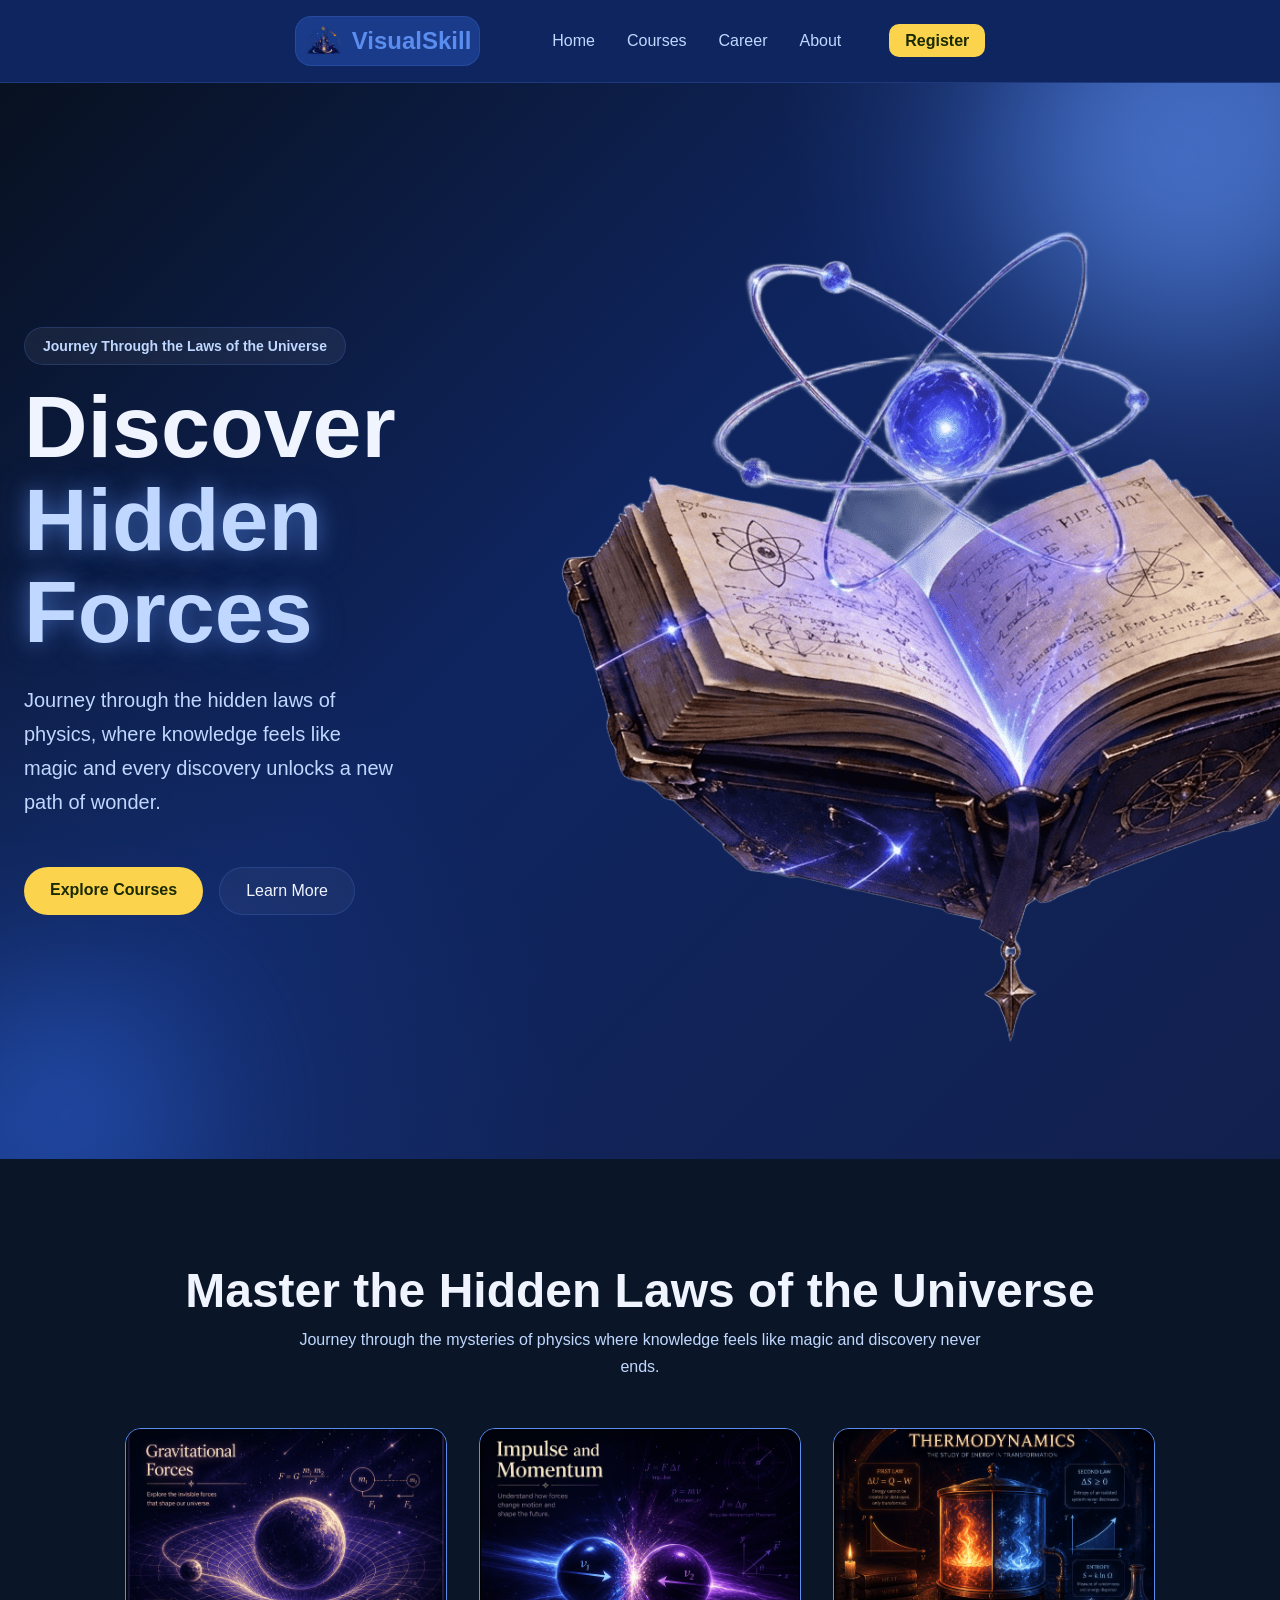
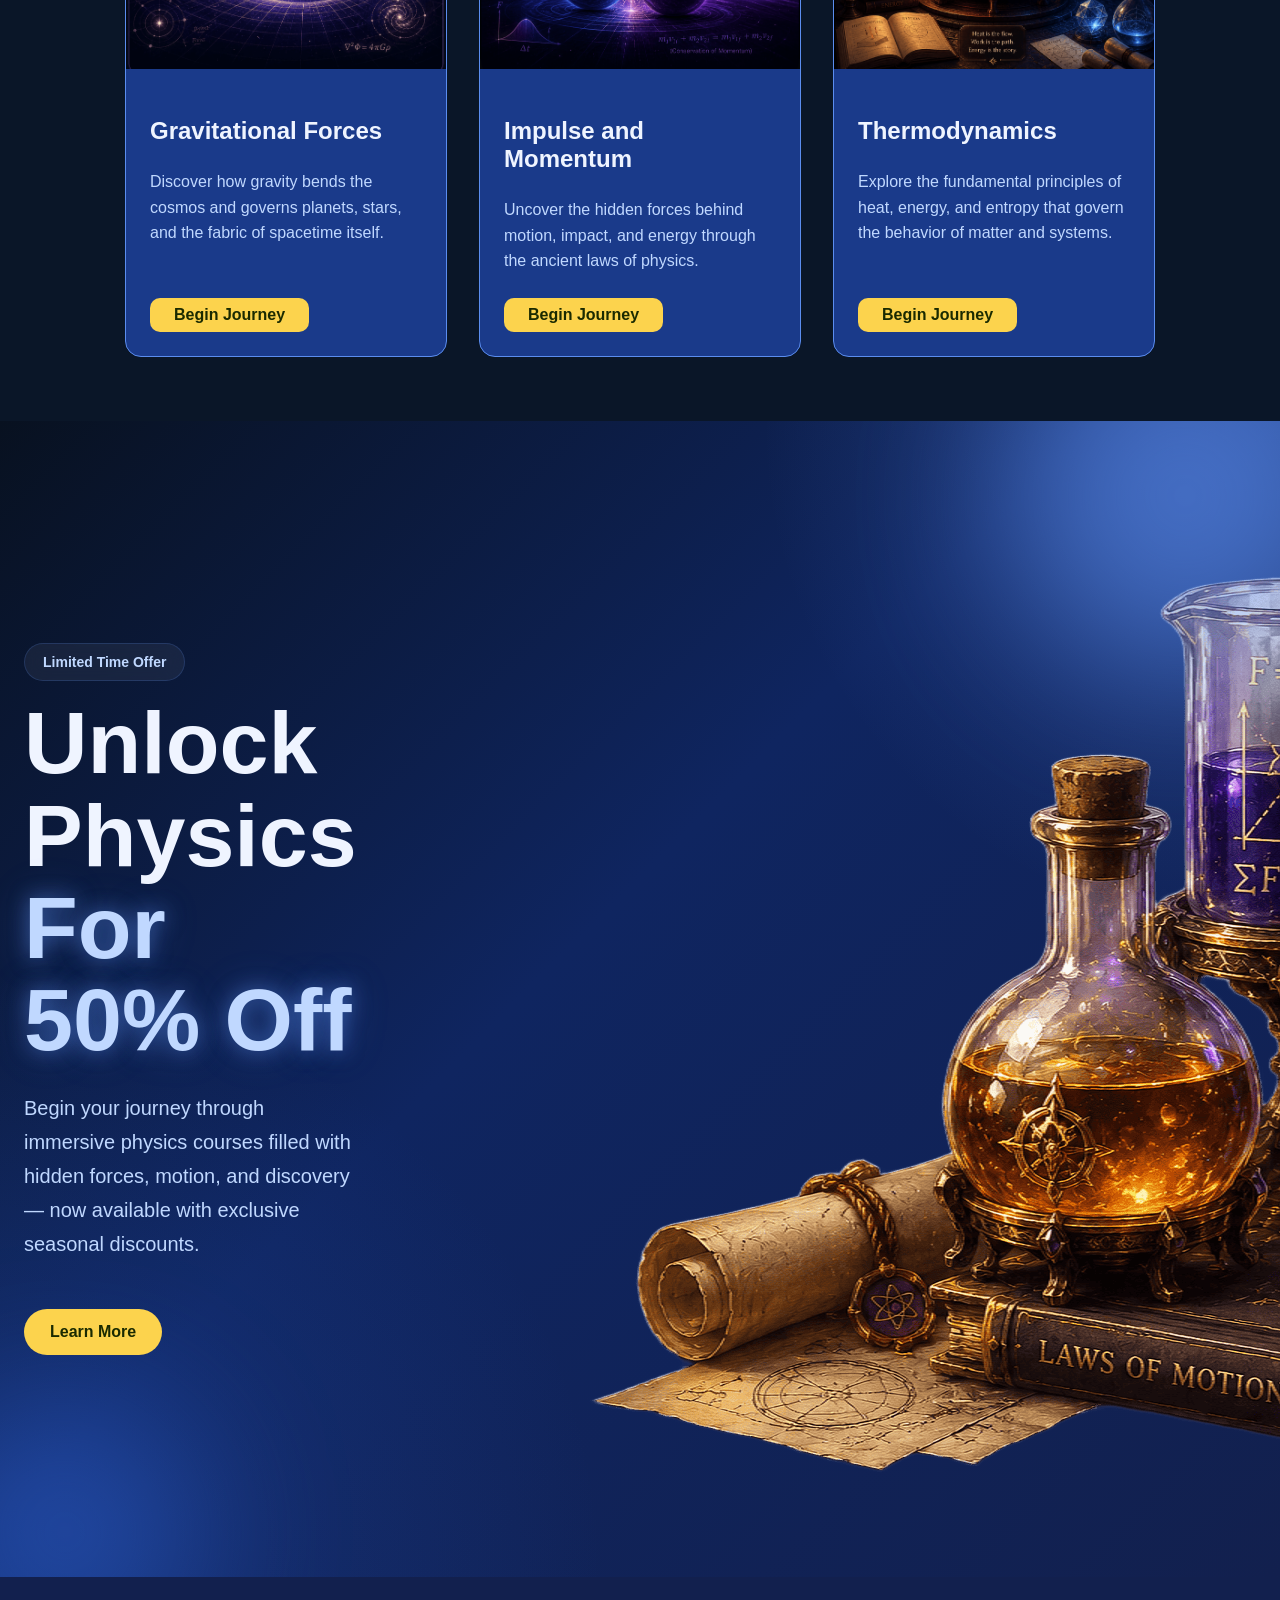
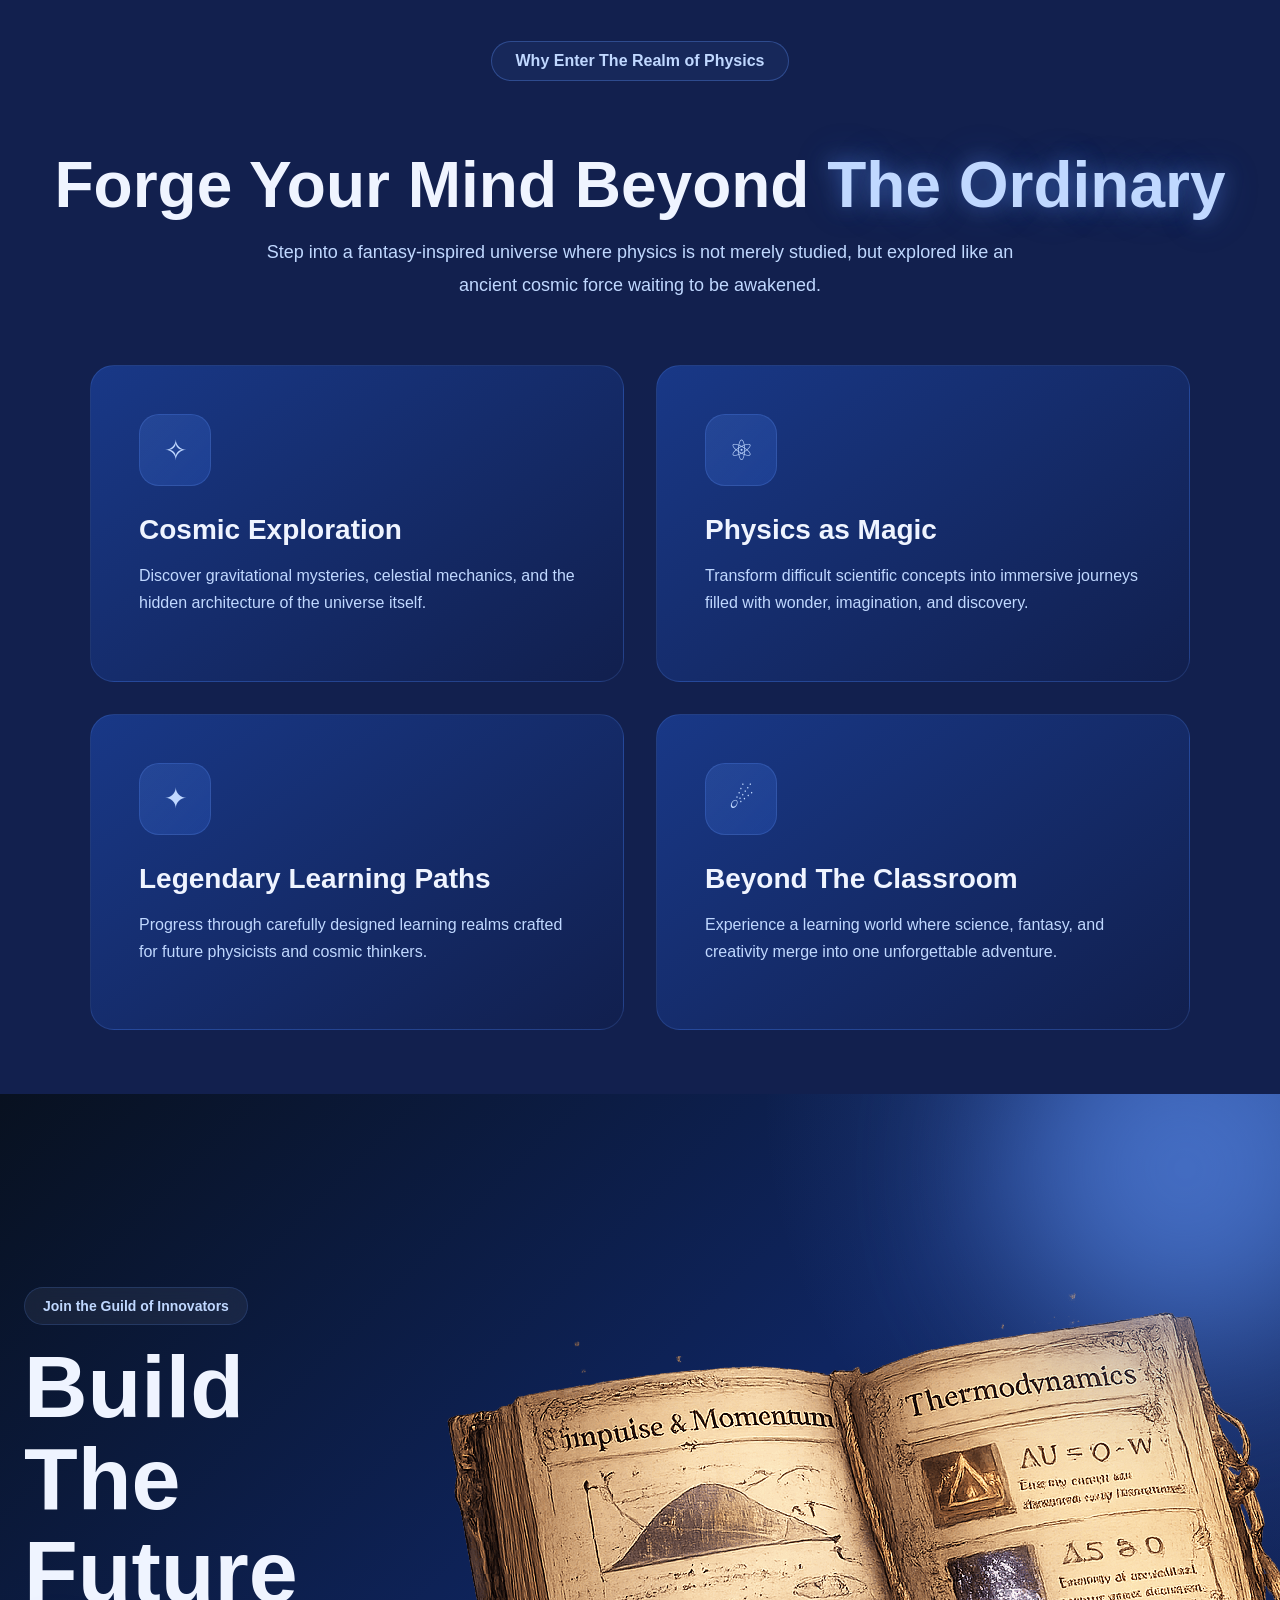
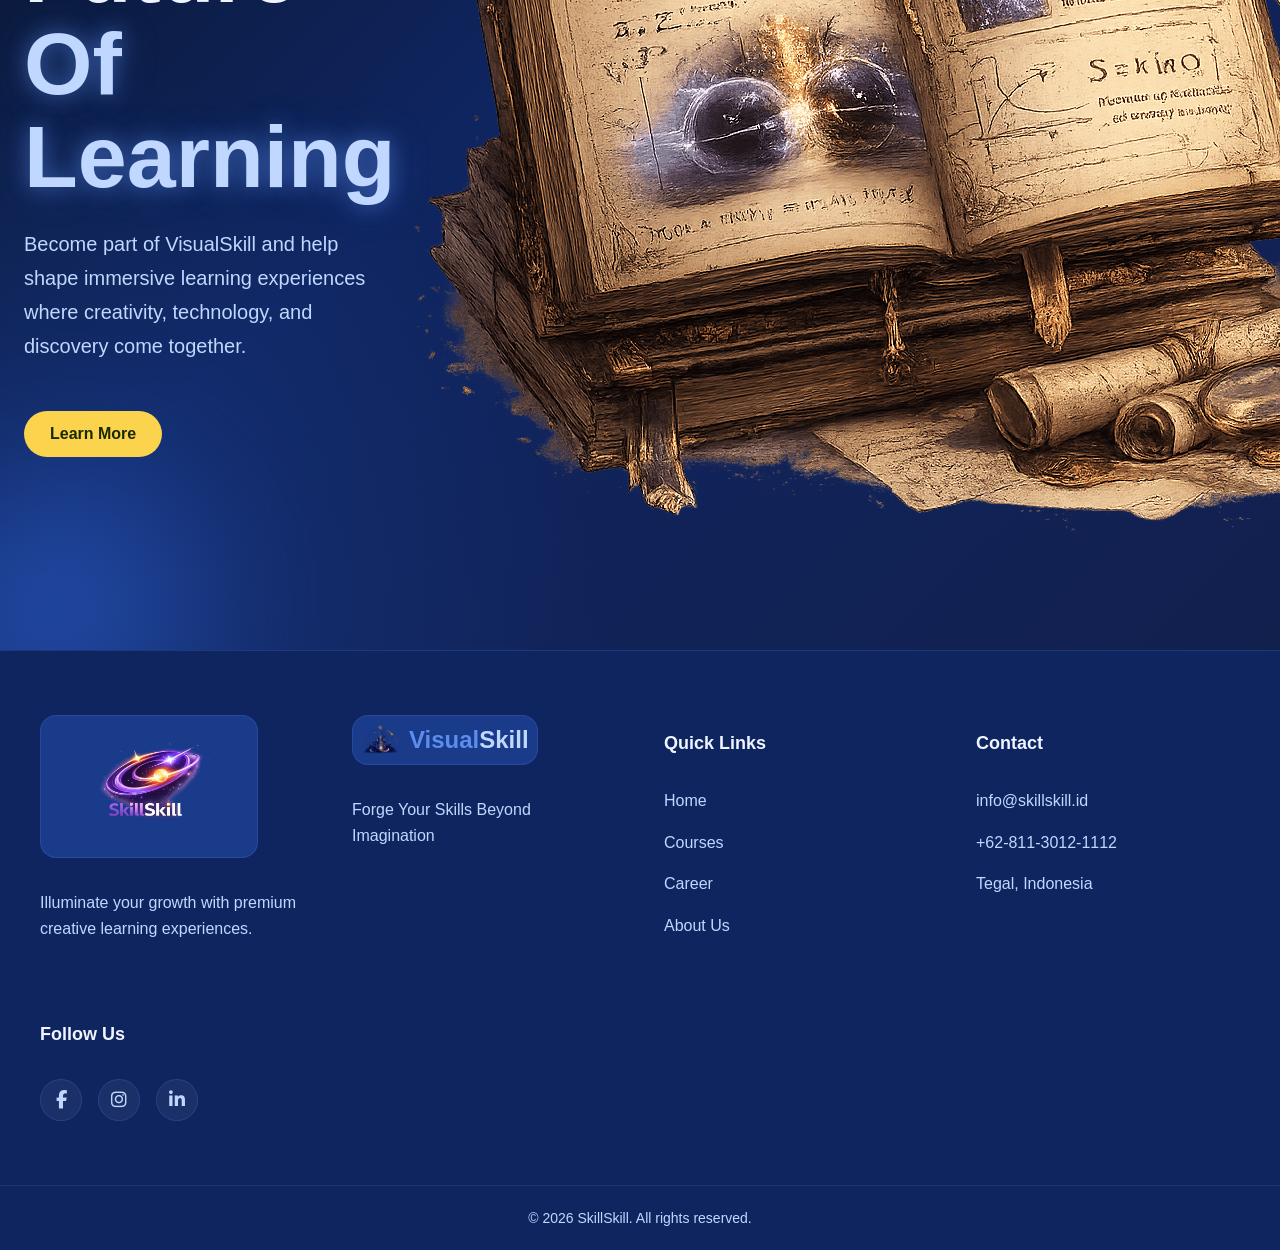
<file: website/index.html>
<!DOCTYPE html>
<html lang="en">
<head>
    <meta charset="UTF-8">
    <meta name="viewport" content="width=device-width, initial-scale=1.0">
    <title>VisualSkill</title>
    <script>window.location.href = "homepage.html"</script>
</head>
<body>
    
</body>
</html>
</file>
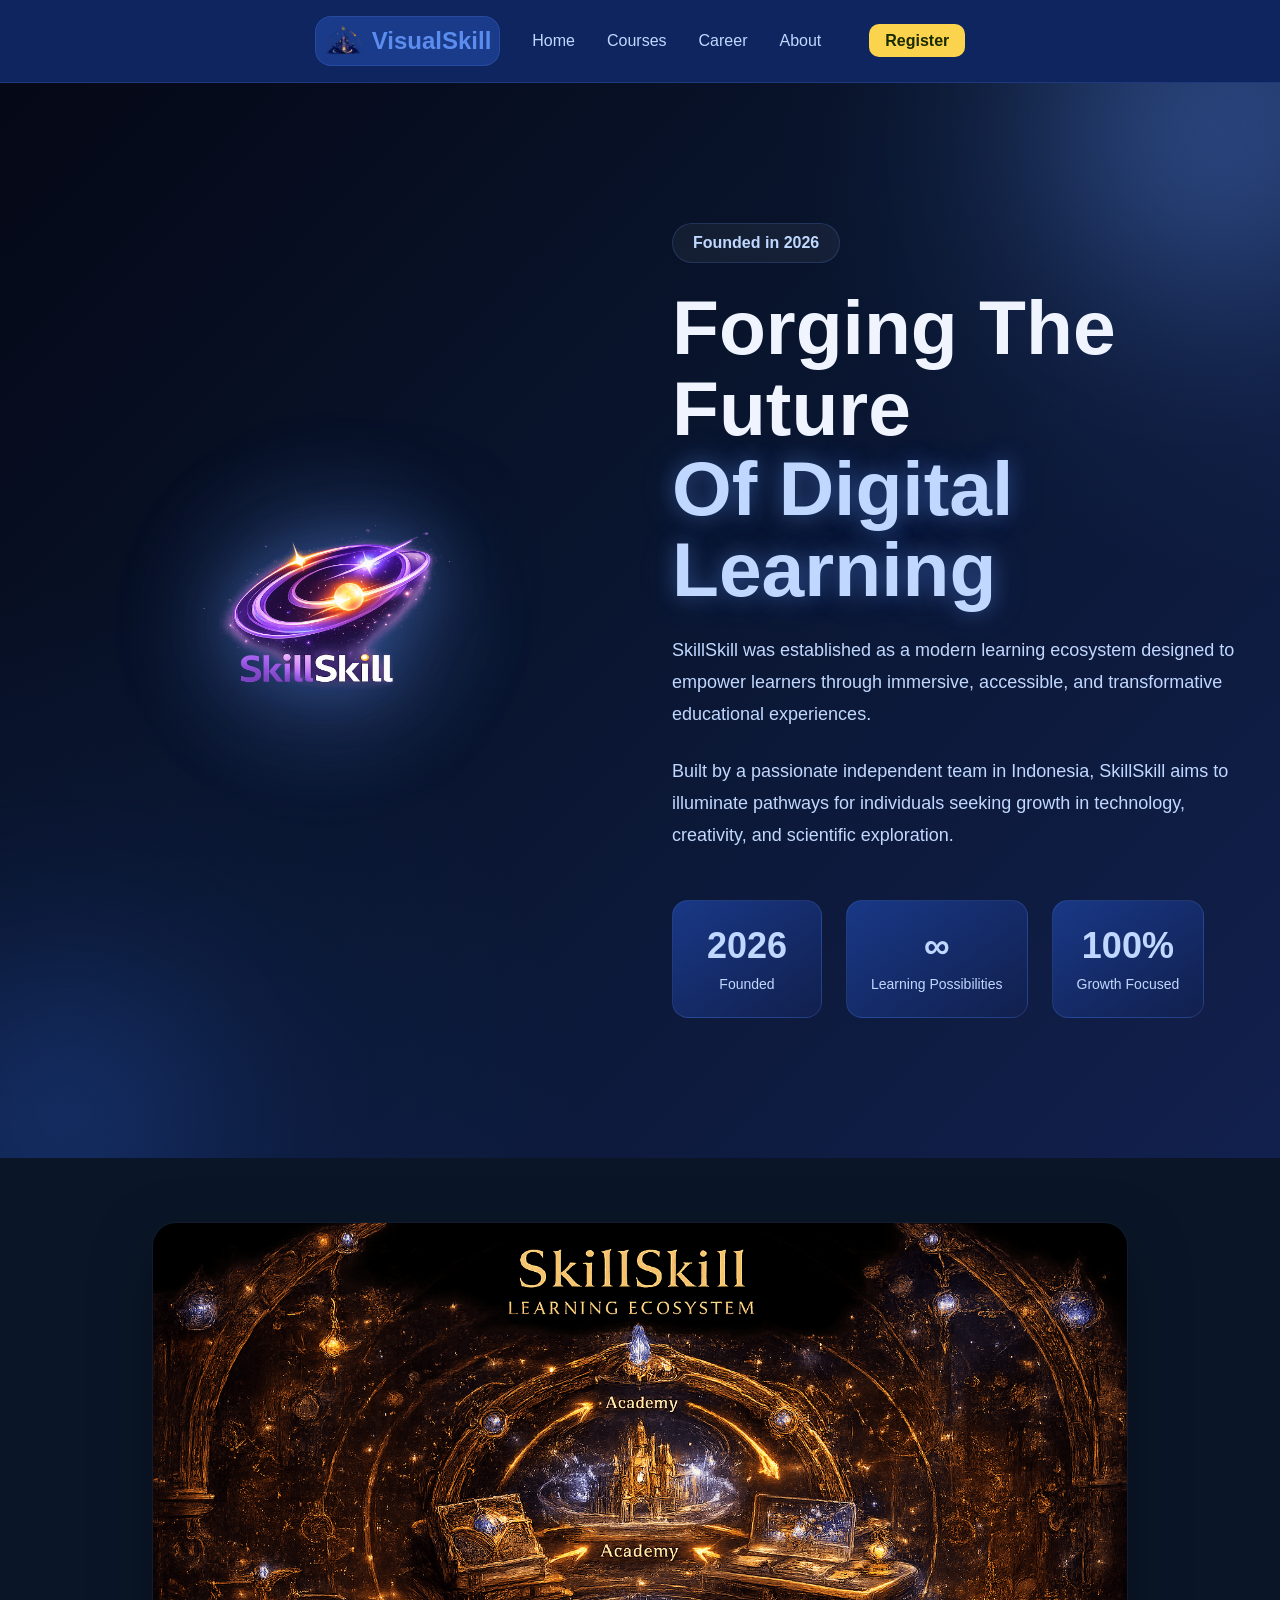
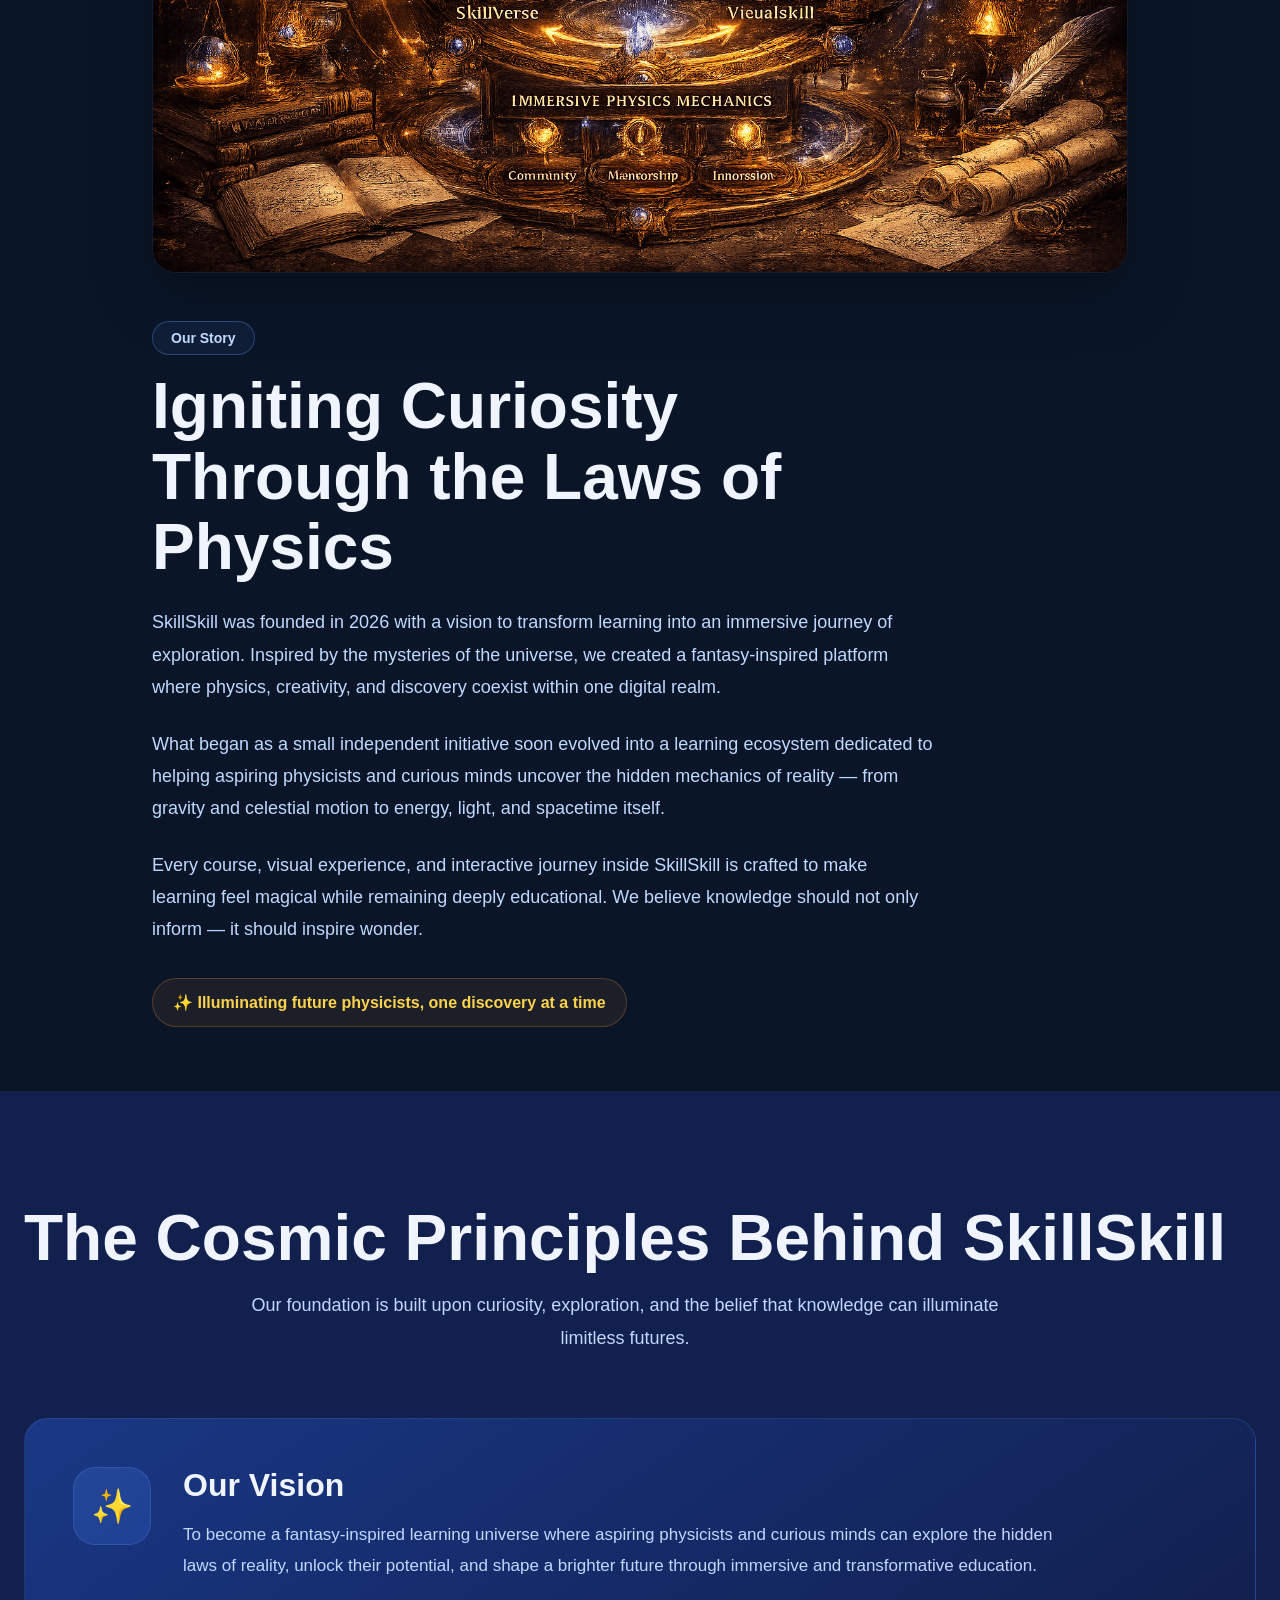
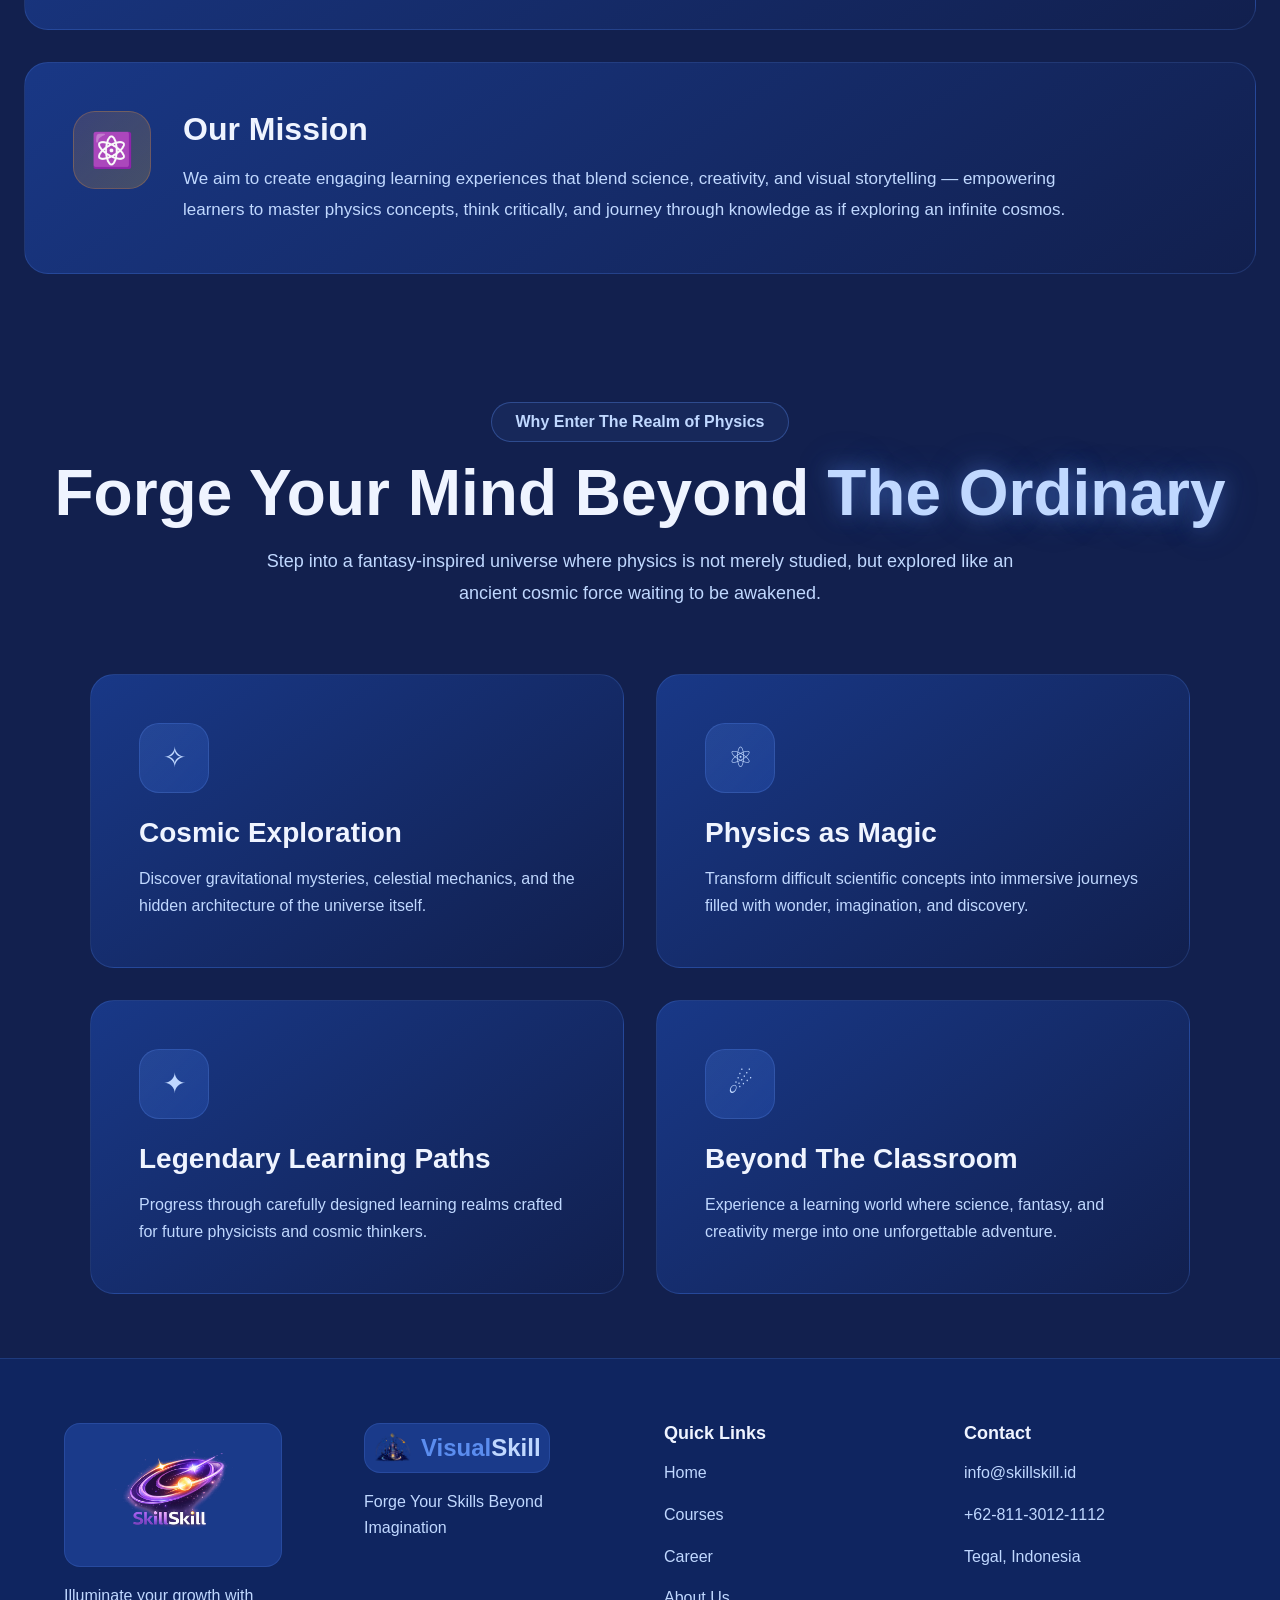
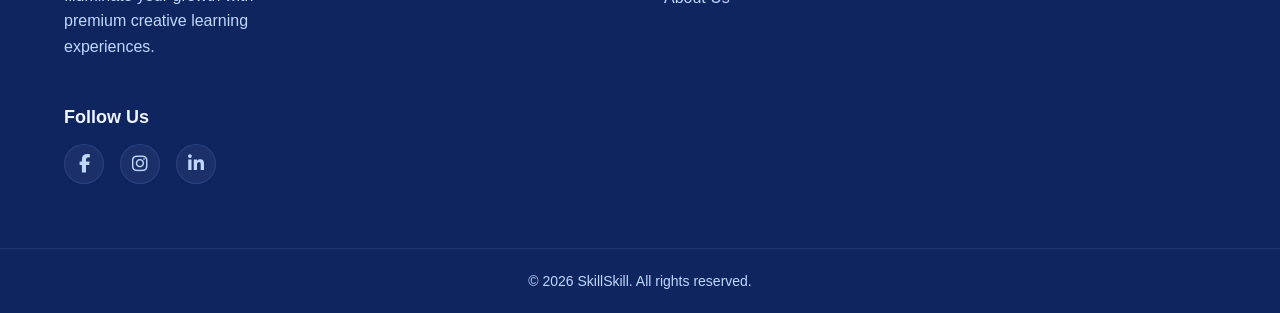
<file: website/aboutuspage.html>
<!DOCTYPE html>
<html lang="en">
<head>
    <meta charset="UTF-8">
    <meta name="viewport" content="width=device-width, initial-scale=1.0">
    <title>VisualSkill</title>
    <link rel="stylesheet" href="style/aboutuspage.css">
    <link rel="stylesheet" href="style/homestyle.css">
    <link rel="stylesheet" href="https://cdnjs.cloudflare.com/ajax/libs/font-awesome/6.5.1/css/all.min.css">
    <script src="js/homescript.js" defer></script>

</head>
<body>

    <nav class="navbar">
        <div class="nav-container">

            <div class="nav-logo">
                <img src="assets/LogoVisualSkillwouttext.png"
                alt="VisualSkill Logo"
                class="logo-img">

                <span class="logo-text">
                    Visual<span class="logo-text2">Skill</span>
                </span>
            </div>

            <div class="hamburger">
                <span class="bar"></span>
                <span class="bar"></span>
                <span class="bar"></span>
            </div>

            <ul class="nav-menu" id="navMenu">
                <li><a href="homepage.html">Home</a></li>
                <li><a href="coursepage.html">Courses</a></li>
                <li><a href="careerpage.html">Career</a></li>
                <li><a href="aboutuspage.html">About</a></li>
                <li class="mobile-cta">
                    <a href="registerpage.html" class="btn-primary">
                        Register
                    </a>
                </li>
            </ul>

            <div class="nav-cta">
                <a href="registerpage.html" class="btn-primary">Register</a>
            </div>

            

        </div>
    </nav>

    <main>
        
        <section class="about-hero">
            <div class="about-glow about-glow-1"></div>
            <div class="about-glow about-glow-2"></div>
            <div class="about-container">
                <div class="about-image">
                    <div class="about-orb"></div>
                    <img src="assets/LogoWithText.png" alt="SkillSkill Logo">
                </div>
                <div class="about-content">
                    <div class="about-badge">
                        Founded in 2026
                    </div>
                    <h1>
                        Forging The Future <br>
                        <span>Of Digital Learning</span>
                    </h1>
                    <p>
                        SkillSkill was established as a modern learning ecosystem
                        designed to empower learners through immersive, accessible,
                        and transformative educational experiences.
                    </p>
                    <p>
                        Built by a passionate independent team in Indonesia,
                        SkillSkill aims to illuminate pathways for individuals
                        seeking growth in technology, creativity, and scientific exploration.
                    </p>
                    <div class="about-stats">
                        <div class="about-stat-card">
                            <h3>2026</h3>
                            <span>Founded</span>
                        </div>
                        <div class="about-stat-card">
                            <h3>∞</h3>
                            <span>Learning Possibilities</span>
                        </div>
                        <div class="about-stat-card">
                            <h3>100%</h3>
                            <span>Growth Focused</span>
                        </div>
                    </div>
                </div>
            </div>
        </section>

        <section class="about-story">
            <div class="about-story-image">
                <img src="assets/aboutus.png" alt="SkillSkill Learning Ecosystem">
            </div>
            <div class="about-story-content">
                <span class="about-story-badge">
                    Our Story
                </span>
                <h2>
                    Igniting Curiosity Through the Laws of Physics
                </h2>
                <p>
                    SkillSkill was founded in 2026 with a vision to transform learning
                    into an immersive journey of exploration. Inspired by the mysteries
                    of the universe, we created a fantasy-inspired platform where physics,
                    creativity, and discovery coexist within one digital realm.
                </p>
                <p>
                    What began as a small independent initiative soon evolved into a
                    learning ecosystem dedicated to helping aspiring physicists and
                    curious minds uncover the hidden mechanics of reality — from gravity
                    and celestial motion to energy, light, and spacetime itself.
                </p>
                <p>
                    Every course, visual experience, and interactive journey inside
                    SkillSkill is crafted to make learning feel magical while remaining
                    deeply educational. We believe knowledge should not only inform —
                    it should inspire wonder.
                </p>
                <div class="about-story-highlight">
                    ✨ Illuminating future physicists, one discovery at a time
                </div>
            </div>
        </section>

        <section class="vision-section">
            <div class="vision-header">
                <h2>
                    The Cosmic Principles Behind SkillSkill
                </h2>
                <p>
                    Our foundation is built upon curiosity, exploration,
                    and the belief that knowledge can illuminate limitless futures.
                </p>
            </div>
            <div class="vision-container">
                <div class="vision-card">
                    <div class="vision-icon">
                        ✨
                    </div>
                    <div class="vision-content">
                        <h3>Our Vision</h3>
                        <p>
                            To become a fantasy-inspired learning universe where aspiring
                            physicists and curious minds can explore the hidden laws of
                            reality, unlock their potential, and shape a brighter future
                            through immersive and transformative education.
                        </p>
                    </div>
                </div>
                <div class="vision-card">
                    <div class="vision-icon mission-icon">
                        ⚛️
                    </div>
                    <div class="vision-content">
                        <h3>Our Mission</h3>
                        <p>
                            We aim to create engaging learning experiences that blend
                            science, creativity, and visual storytelling — empowering
                            learners to master physics concepts, think critically, and
                            journey through knowledge as if exploring an infinite cosmos.
                        </p>
                    </div>
                </div>
            </div>
        </section>

        <section class="promotional-section">
            <div class="promotional-header">
                <span class="promotional-badge">
                    Why Enter The Realm of Physics
                </span>
                <h2>
                    Forge Your Mind Beyond <span>The Ordinary</span>
                </h2>
                <p>
                    Step into a fantasy-inspired universe where physics is not merely studied,
                    but explored like an ancient cosmic force waiting to be awakened.
                </p>
            </div>
            <div class="promotional-container">
                <div class="promotional-card">
                    <div class="promotional-icon">
                        ✧
                    </div>
                    <h3>Cosmic Exploration</h3>
                    <p>
                        Discover gravitational mysteries, celestial mechanics,
                        and the hidden architecture of the universe itself.
                    </p>
                </div>
                <div class="promotional-card">
                    <div class="promotional-icon">
                        ⚛
                    </div>
                    <h3>Physics as Magic</h3>
                    <p>
                        Transform difficult scientific concepts into immersive
                        journeys filled with wonder, imagination, and discovery.
                    </p>
                </div>
                <div class="promotional-card">
                    <div class="promotional-icon">
                        ✦
                    </div>
                    <h3>Legendary Learning Paths</h3>
                    <p>
                        Progress through carefully designed learning realms
                        crafted for future physicists and cosmic thinkers.
                    </p>
                </div>
                <div class="promotional-card">
                    <div class="promotional-icon">
                        ☄
                    </div>
                    <h3>Beyond The Classroom</h3>
                    <p>
                        Experience a learning world where science, fantasy,
                        and creativity merge into one unforgettable adventure.
                    </p>
                </div>
            </div>
        </section>

    </main>

    <footer class="footer">
        <div class="footer-container">
            <div class="footer-brand">
                <div class="footer-logo" id="Skillskilllogo-container">
                    <img src="assets/LogoWithText.png" alt="SkillSkill Logo" class="footer-logo-img" id="skillskilllogo">
                    
                </div>
                <p>
                    Illuminate your growth with premium creative learning experiences.
                </p>
            </div>
            <div class="footer-brand">
                <div class="footer-logo">
                    <img src="assets/LogoVisualSkillwouttext.png" alt="VisualSkill Logo" class="footer-logo-img">
                    <span class="footer-logo-text">
                        Visual<span>Skill</span>
                    </span>
                </div>
                <p>
                    Forge Your Skills Beyond Imagination
                </p>
            </div>
            <div class="footer-links">
                <h3>Quick Links</h3>
                <a href="homepage.html">Home</a>
                <a href="coursepage.html">Courses</a>
                <a href="careerpage.html">Career</a>
                <a href="aboutuspage.html">About Us</a>
            </div>
            <div class="footer-contact">
                <h3>Contact</h3>
                <p>info@skillskill.id</p>
                <p>+62-811-3012-1112</p>
                <p>Tegal, Indonesia</p>
            </div>
            <div class="footer-social">
                <h3>Follow Us</h3>
                <div class="social-icons">
                    <div class="social-icons">
                        <a href="#"><i class="fa-brands fa-facebook-f"></i></a>
                        <a href="#"><i class="fa-brands fa-instagram"></i></a>
                        <a href="#"><i class="fa-brands fa-linkedin-in"></i></a>
                    </div>
                </div>
            </div>
        </div>
        <div class="footer-bottom">
            © 2026 SkillSkill. All rights reserved.
        </div>
    </footer>

</body>
</html>
</file>
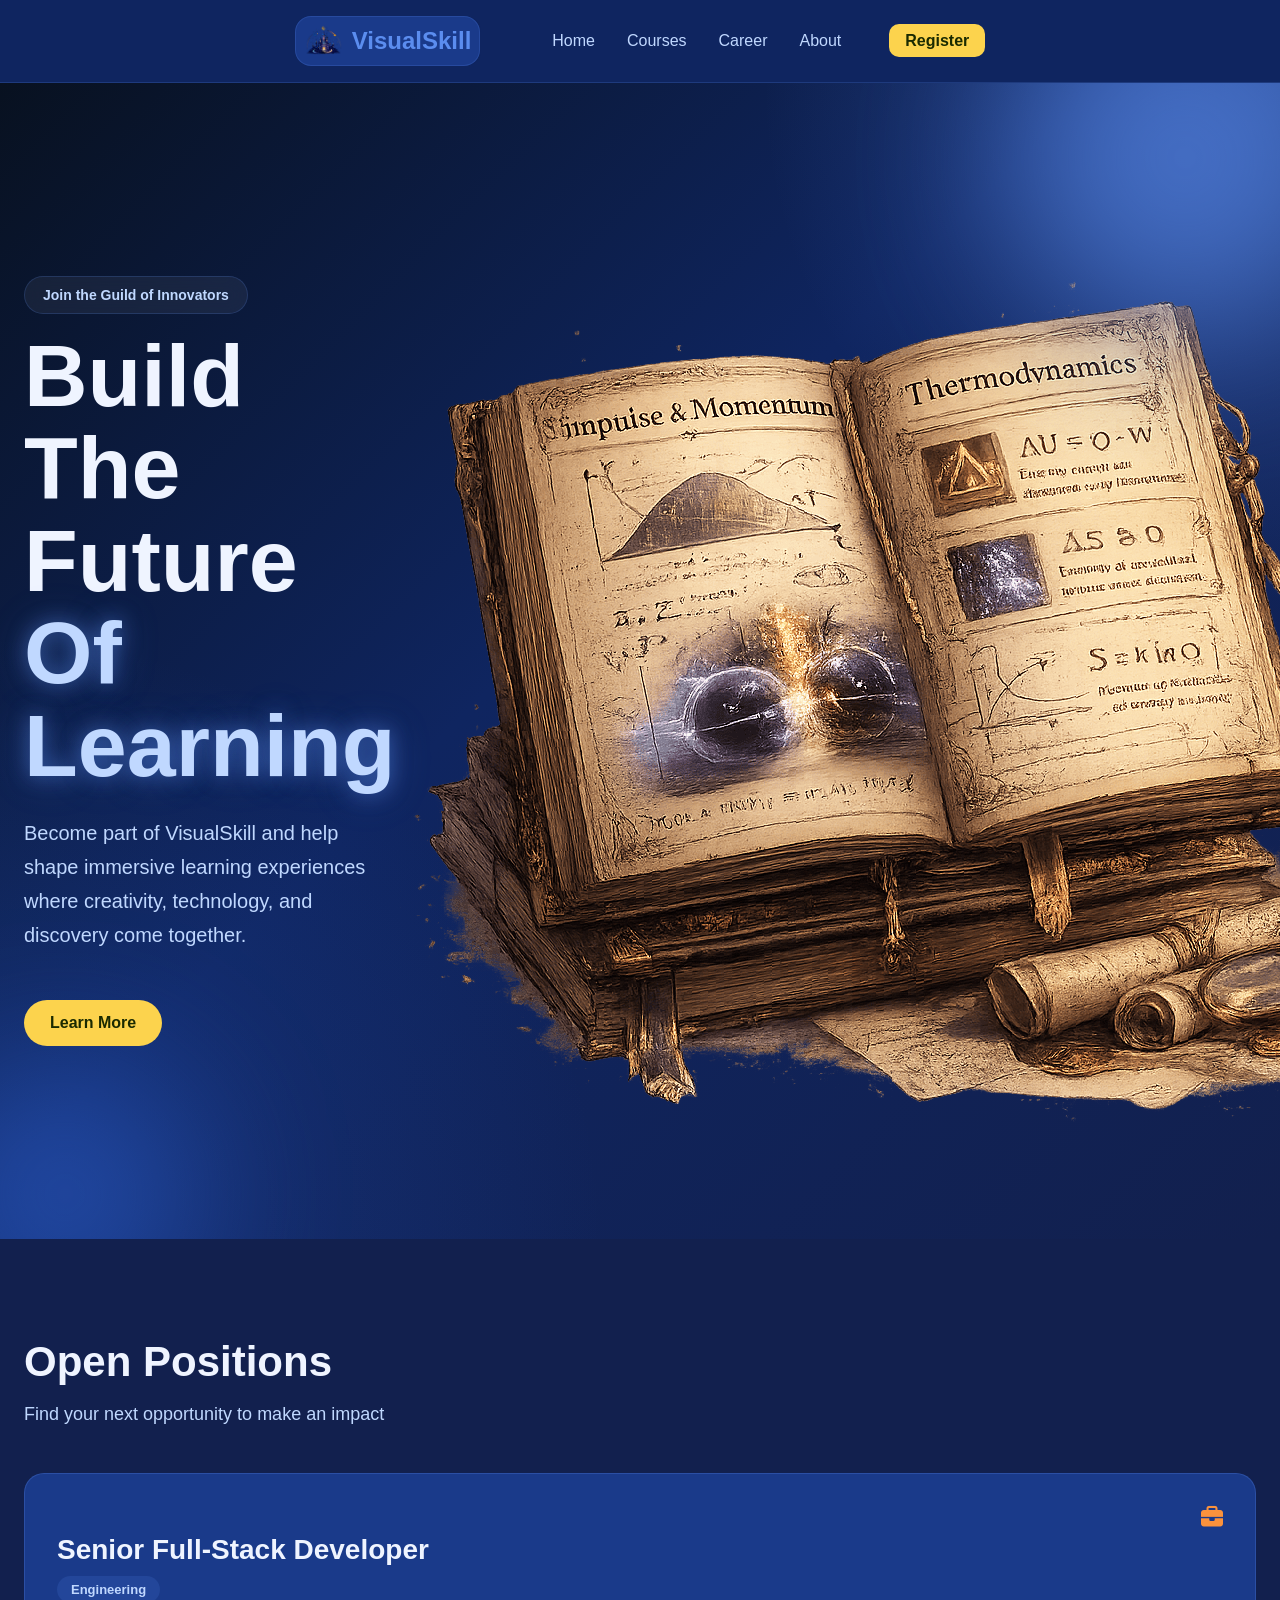
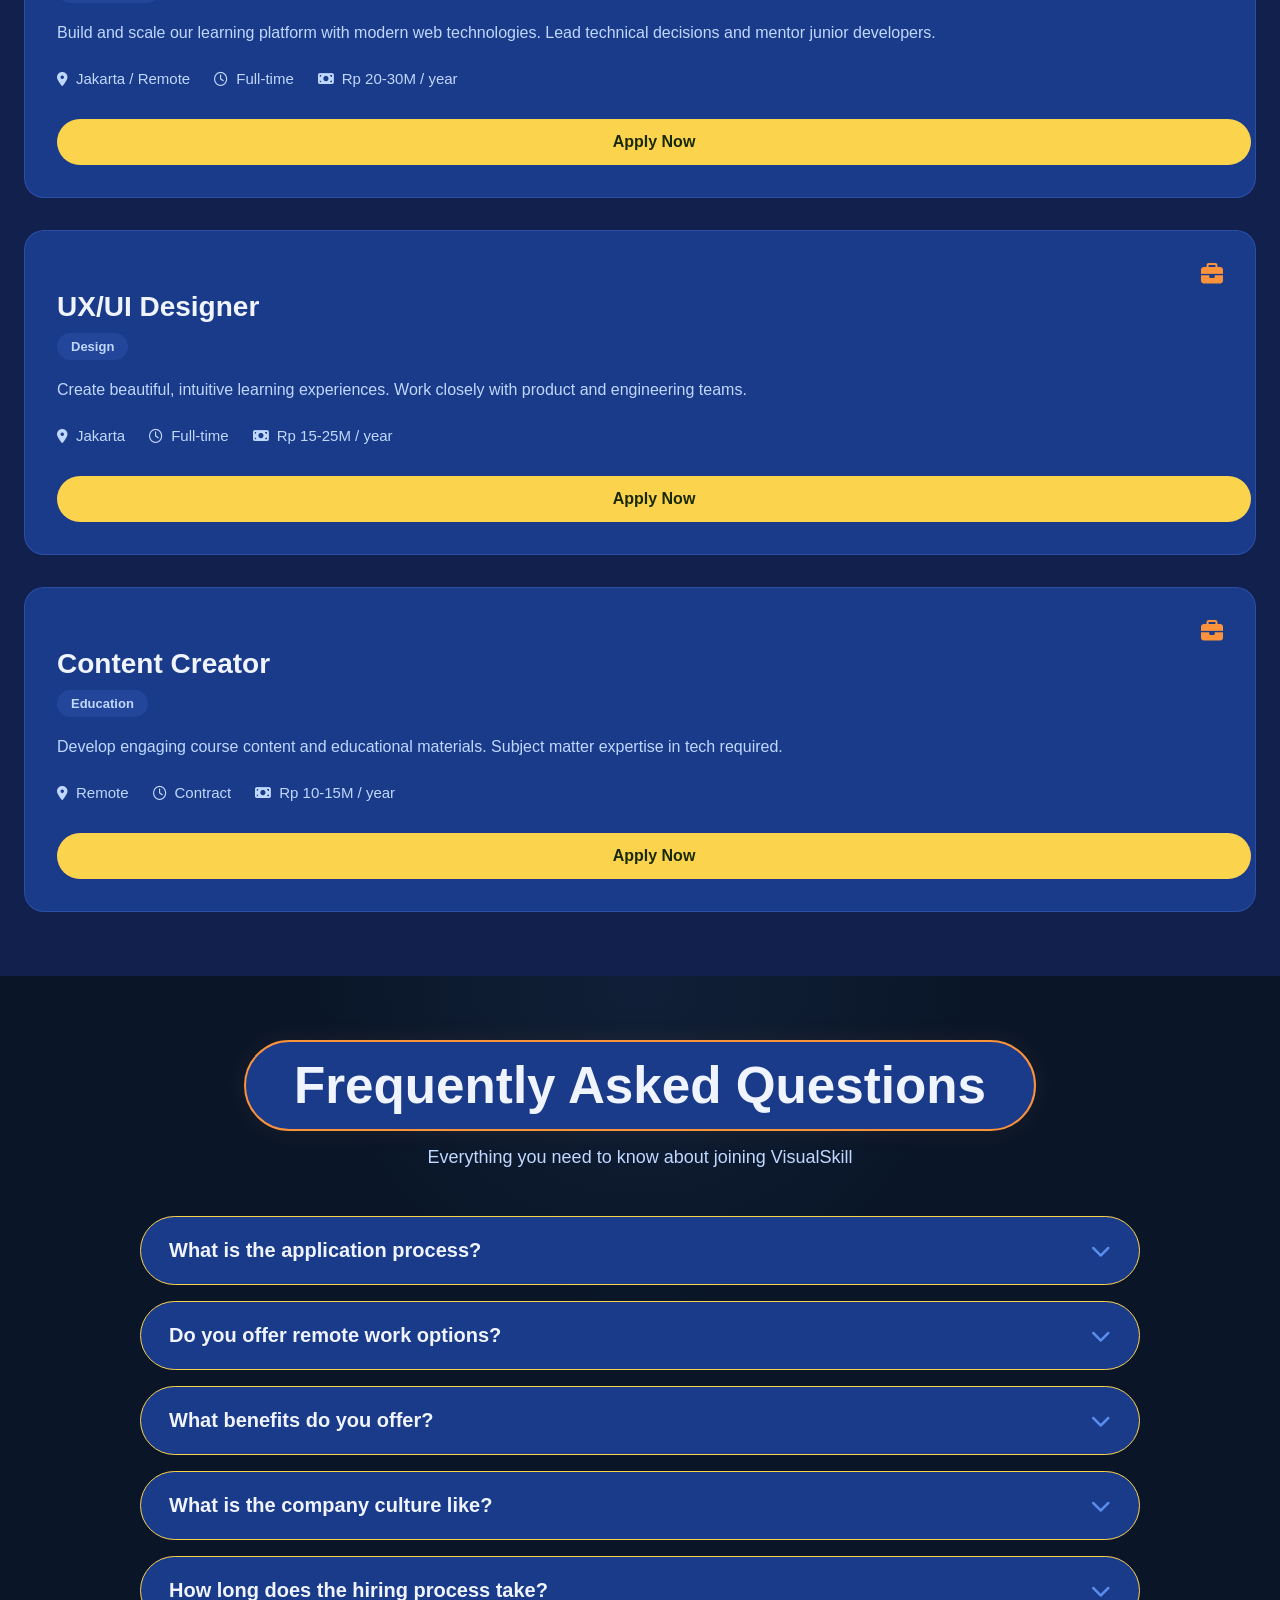
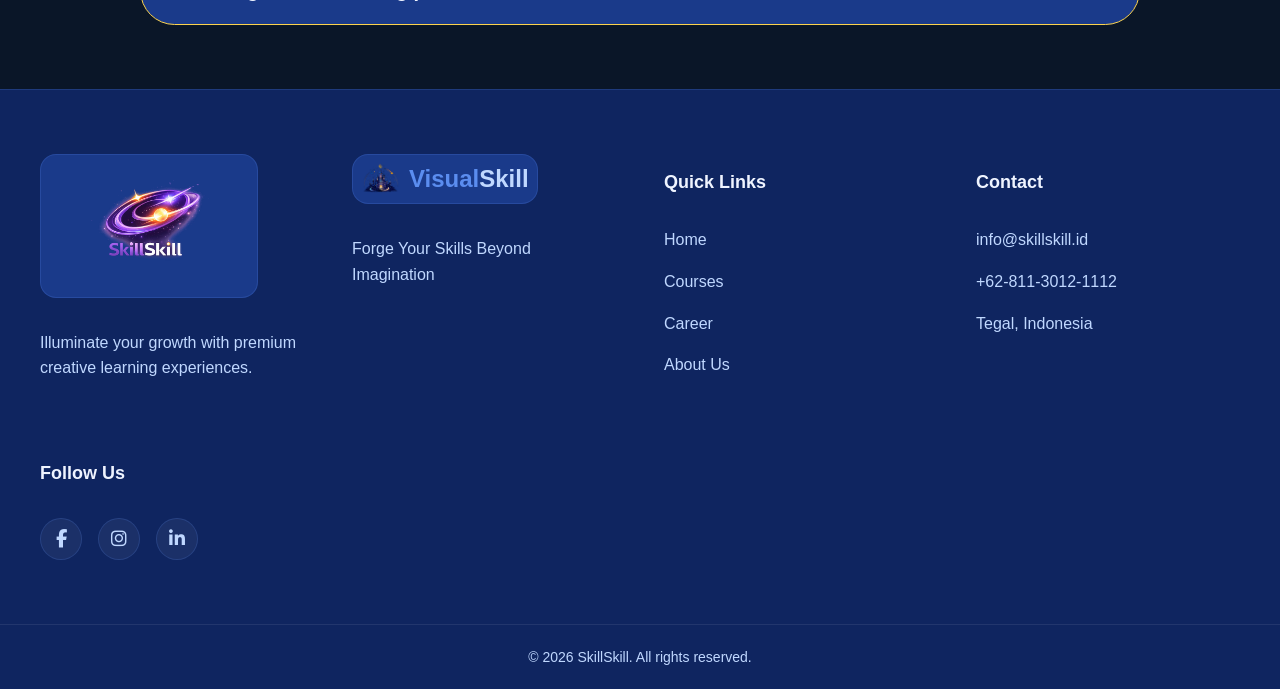
<file: website/careerpage.html>
<!DOCTYPE html>
<html lang="en">
<head>
    <meta charset="UTF-8">
    <meta name="viewport" content="width=device-width, initial-scale=1.0">
    <title>VisualSkill</title>
    <link rel="stylesheet" href="style/careerpage.css">
    <link rel="stylesheet" href="style/homestyle.css">
    <link rel="stylesheet" href="https://cdnjs.cloudflare.com/ajax/libs/font-awesome/6.5.1/css/all.min.css">
    <script src="js/homescript.js" defer></script>
    <script src="js/careerscript.js" defer></script>

</head>
<body>

    <nav class="navbar">
        <div class="nav-container">

            <div class="nav-logo">
                <img src="assets/LogoVisualSkillwouttext.png"
                alt="VisualSkill Logo"
                class="logo-img">

                <span class="logo-text">
                    Visual<span class="logo-text2">Skill</span>
                </span>
            </div>

            <div class="hamburger">
                <span class="bar"></span>
                <span class="bar"></span>
                <span class="bar"></span>
            </div>

            <ul class="nav-menu" id="navMenu">
                <li><a href="homepage.html">Home</a></li>
                <li><a href="coursepage.html">Courses</a></li>
                <li><a href="careerpage.html">Career</a></li>
                <li><a href="aboutuspage.html">About</a></li>
                <li class="mobile-cta">
                    <a href="registerpage.html" class="btn-primary">
                        Register
                    </a>
                </li>
            </ul>

            <div class="nav-cta">
                <a href="registerpage.html" class="btn-primary">Register</a>
            </div>

            

        </div>
    </nav>

    <main>
        
        <section class="hero">
            <div class="hero-content">
                <div class="hero-badge">
                    Join the Guild of Innovators
                </div>
                <h1 class="hero-title">
                    Build The Future<br>
                    <span>Of Learning</span>
                </h1>
                <p>
                    Become part of VisualSkill and help shape immersive
                    learning experiences where creativity, technology,
                    and discovery come together.
                </p>
                <div class="hero-buttons">
                    <a href="careerpage.html" class="hero-btn-primary">
                        Learn More
                    </a>
                </div>
            </div>
            <div class="hero-img-container">
                <img src="assets/bukuriset.png" alt="buku fisika" class="hero-img">
            </div>
            <div class="hero-glow hero-glow-1"></div>
            <div class="hero-glow hero-glow-2"></div>
        </section>

        <section class="career-section">
            <div class="career-header">
                <h2>Open Positions</h2>
                <p>
                    Find your next opportunity to make an impact
                </p>
            </div>
            <div class="career-container">
                <div class="career-card">
                    <div class="career-top">
                        <div>
                            <h3>Senior Full-Stack Developer</h3>
                            <span class="career-badge">Engineering</span>
                        </div>
                        <i class="fa-solid fa-briefcase"></i>
                    </div>
                    <p class="career-description">
                        Build and scale our learning platform with modern web technologies.
                        Lead technical decisions and mentor junior developers.
                    </p>
                    <div class="career-info">
                        <div class="career-item">
                            <i class="fa-solid fa-location-dot"></i>
                            <span>Jakarta / Remote</span>
                        </div>
                        <div class="career-item">
                            <i class="fa-regular fa-clock"></i>
                            <span>Full-time</span>
                        </div>
                        <div class="career-item">
                            <i class="fa-solid fa-money-bill"></i>
                            <span>Rp 20-30M / year</span>
                        </div>
                    </div>
                    <a href="#" class="career-btn">
                        Apply Now
                    </a>
                </div>
                <div class="career-card">
                    <div class="career-top">
                        <div>
                            <h3>UX/UI Designer</h3>
                            <span class="career-badge">Design</span>
                        </div>
                        <i class="fa-solid fa-briefcase"></i>
                    </div>
                    <p class="career-description">
                        Create beautiful, intuitive learning experiences.
                        Work closely with product and engineering teams.
                    </p>
                    <div class="career-info">
                        <div class="career-item">
                            <i class="fa-solid fa-location-dot"></i>
                            <span>Jakarta</span>
                        </div>
                        <div class="career-item">
                            <i class="fa-regular fa-clock"></i>
                            <span>Full-time</span>
                        </div>
                        <div class="career-item">
                            <i class="fa-solid fa-money-bill"></i>
                            <span>Rp 15-25M / year</span>
                        </div>
                    </div>
                    <a href="#" class="career-btn">
                        Apply Now
                    </a>
                </div>
                <div class="career-card">
                    <div class="career-top">
                        <div>
                            <h3>Content Creator</h3>
                            <span class="career-badge">Education</span>
                        </div>
                        <i class="fa-solid fa-briefcase"></i>
                    </div>
                    <p class="career-description">
                        Develop engaging course content and educational materials.
                        Subject matter expertise in tech required.
                    </p>
                    <div class="career-info">
                        <div class="career-item">
                            <i class="fa-solid fa-location-dot"></i>
                            <span>Remote</span>
                        </div>
                        <div class="career-item">
                            <i class="fa-regular fa-clock"></i>
                            <span>Contract</span>
                        </div>
                        <div class="career-item">
                            <i class="fa-solid fa-money-bill"></i>
                            <span>Rp 10-15M / year</span>
                        </div>
                    </div>
                    <a href="#" class="career-btn">
                        Apply Now
                    </a>
                </div>
            </div>
        </section>

        <section class="faq-section">
            <div class="faq-header">
                <div class="faq-title-box">
                    <h2>Frequently Asked Questions</h2>
                </div>
                <p>
                    Everything you need to know about joining VisualSkill
                </p>
            </div>
            <div class="faq-container">
                <div class="faq-item">
                    <button class="faq-question">
                        <span>What is the application process?</span>
                        <i class="fa-solid fa-chevron-down"></i>
                    </button>
                    <div class="faq-answer">
                        <p>
                            Submit your application, complete the assessment,
                            and attend a short interview session with our team.
                        </p>
                    </div>
                </div>
                <div class="faq-item">
                    <button class="faq-question">
                        <span>Do you offer remote work options?</span>
                        <i class="fa-solid fa-chevron-down"></i>
                    </button>
                    <div class="faq-answer">
                        <p>
                            Yes. Several positions support hybrid and fully remote
                            work arrangements depending on the role.
                        </p>
                    </div>
                </div>
                <div class="faq-item">
                    <button class="faq-question">
                        <span>What benefits do you offer?</span>
                        <i class="fa-solid fa-chevron-down"></i>
                    </button>
                    <div class="faq-answer">
                        <p>
                            We provide mentorship programs, flexible schedules,
                            career development support, and performance bonuses.
                        </p>
                    </div>
                </div>
                <div class="faq-item">
                    <button class="faq-question">
                        <span>What is the company culture like?</span>
                        <i class="fa-solid fa-chevron-down"></i>
                    </button>
                    <div class="faq-answer">
                        <p>
                            Our culture emphasizes creativity, exploration,
                            collaboration, and continuous learning.
                        </p>
                    </div>
                </div>
                <div class="faq-item">
                    <button class="faq-question">
                        <span>How long does the hiring process take?</span>
                        <i class="fa-solid fa-chevron-down"></i>
                    </button>
                    <div class="faq-answer">
                        <p>
                            Most hiring processes are completed within
                            one to two weeks after the initial application.
                        </p>
                    </div>
                </div>
            </div>
        </section>

    </main>

    <footer class="footer">
        <div class="footer-container">
            <div class="footer-brand">
                <div class="footer-logo" id="Skillskilllogo-container">
                    <img src="assets/LogoWithText.png" alt="SkillSkill Logo" class="footer-logo-img" id="skillskilllogo">
                    
                </div>
                <p>
                    Illuminate your growth with premium creative learning experiences.
                </p>
            </div>
            <div class="footer-brand">
                <div class="footer-logo">
                    <img src="assets/LogoVisualSkillwouttext.png" alt="VisualSkill Logo" class="footer-logo-img">
                    <span class="footer-logo-text">
                        Visual<span>Skill</span>
                    </span>
                </div>
                <p>
                    Forge Your Skills Beyond Imagination
                </p>
            </div>
            <div class="footer-links">
                <h3>Quick Links</h3>
                <a href="homepage.html">Home</a>
                <a href="coursepage.html">Courses</a>
                <a href="careerpage.html">Career</a>
                <a href="aboutuspage.html">About Us</a>
            </div>
            <div class="footer-contact">
                <h3>Contact</h3>
                <p>info@skillskill.id</p>
                <p>+62-811-3012-1112</p>
                <p>Tegal, Indonesia</p>
            </div>
            <div class="footer-social">
                <h3>Follow Us</h3>
                <div class="social-icons">
                    <div class="social-icons">
                        <a href="#"><i class="fa-brands fa-facebook-f"></i></a>
                        <a href="#"><i class="fa-brands fa-instagram"></i></a>
                        <a href="#"><i class="fa-brands fa-linkedin-in"></i></a>
                    </div>
                </div>
            </div>
        </div>
        <div class="footer-bottom">
            © 2026 SkillSkill. All rights reserved.
        </div>
    </footer>

</body>
</html>
</file>
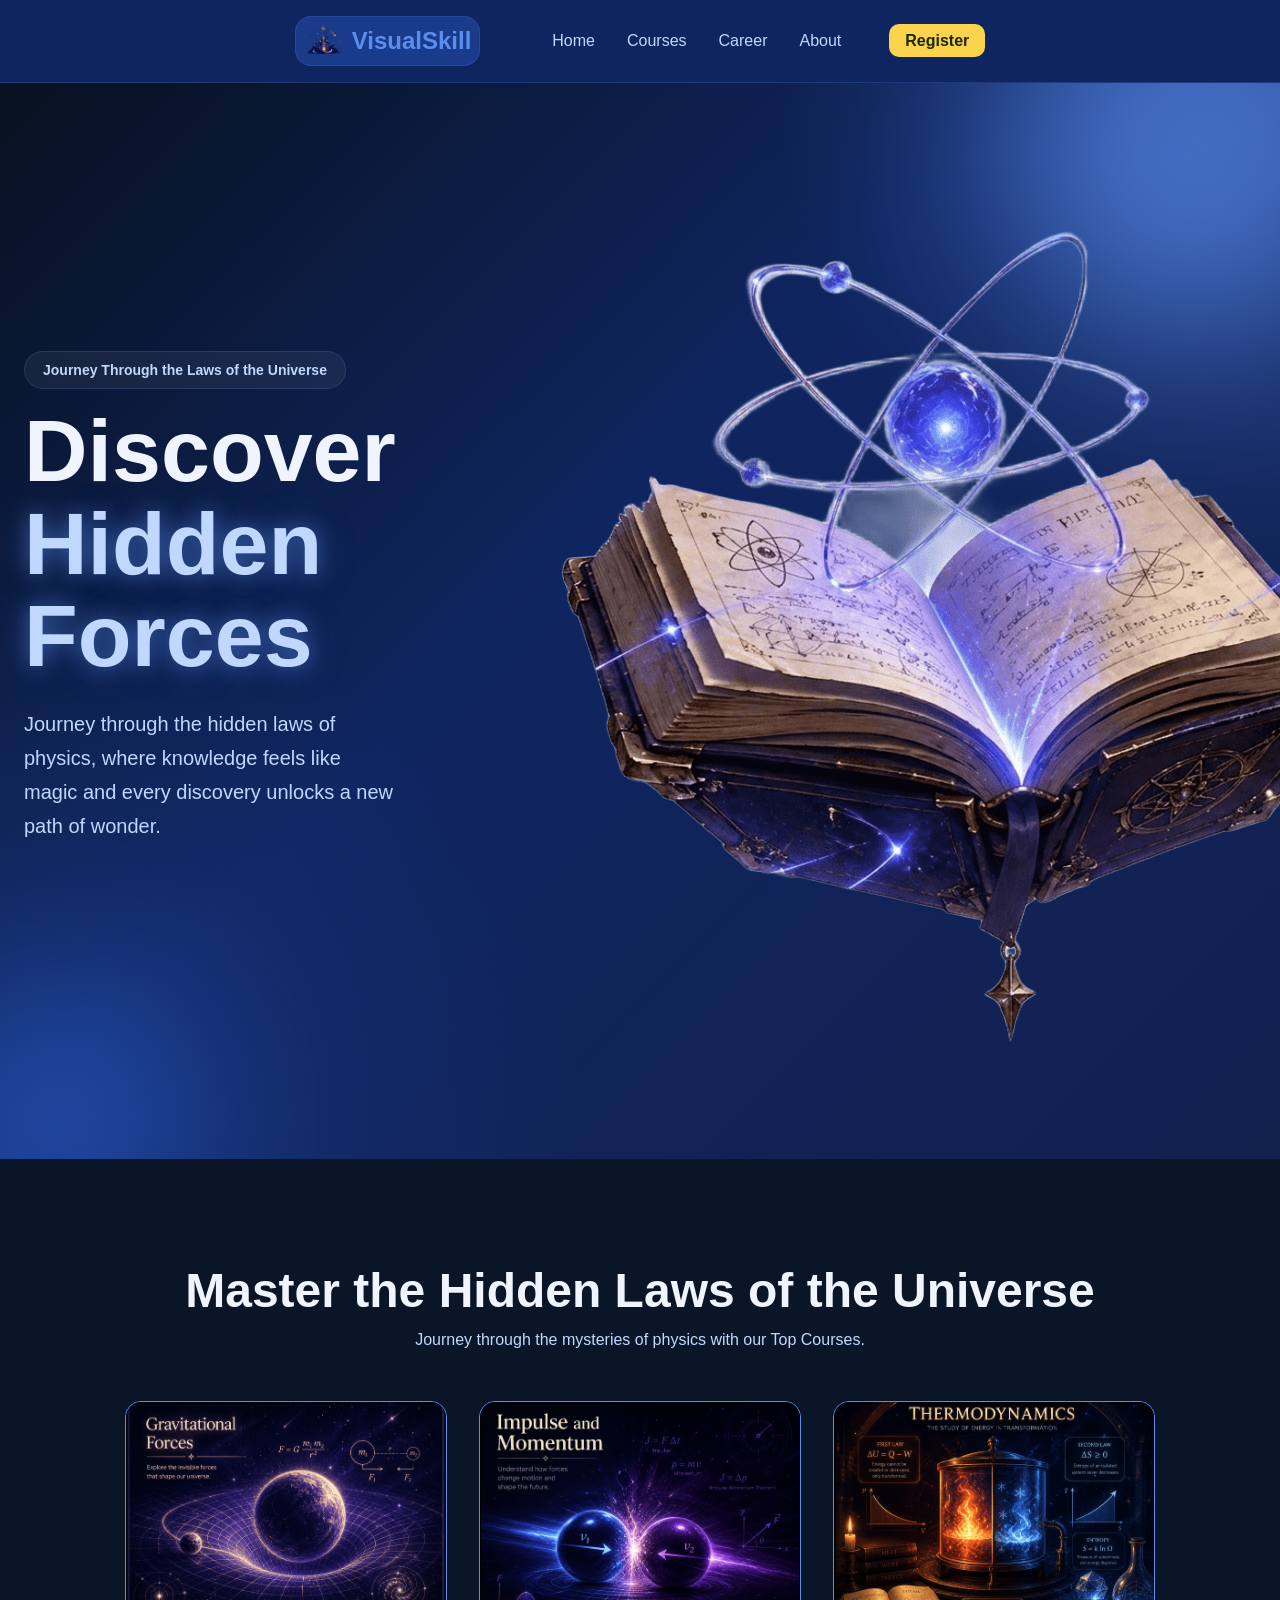
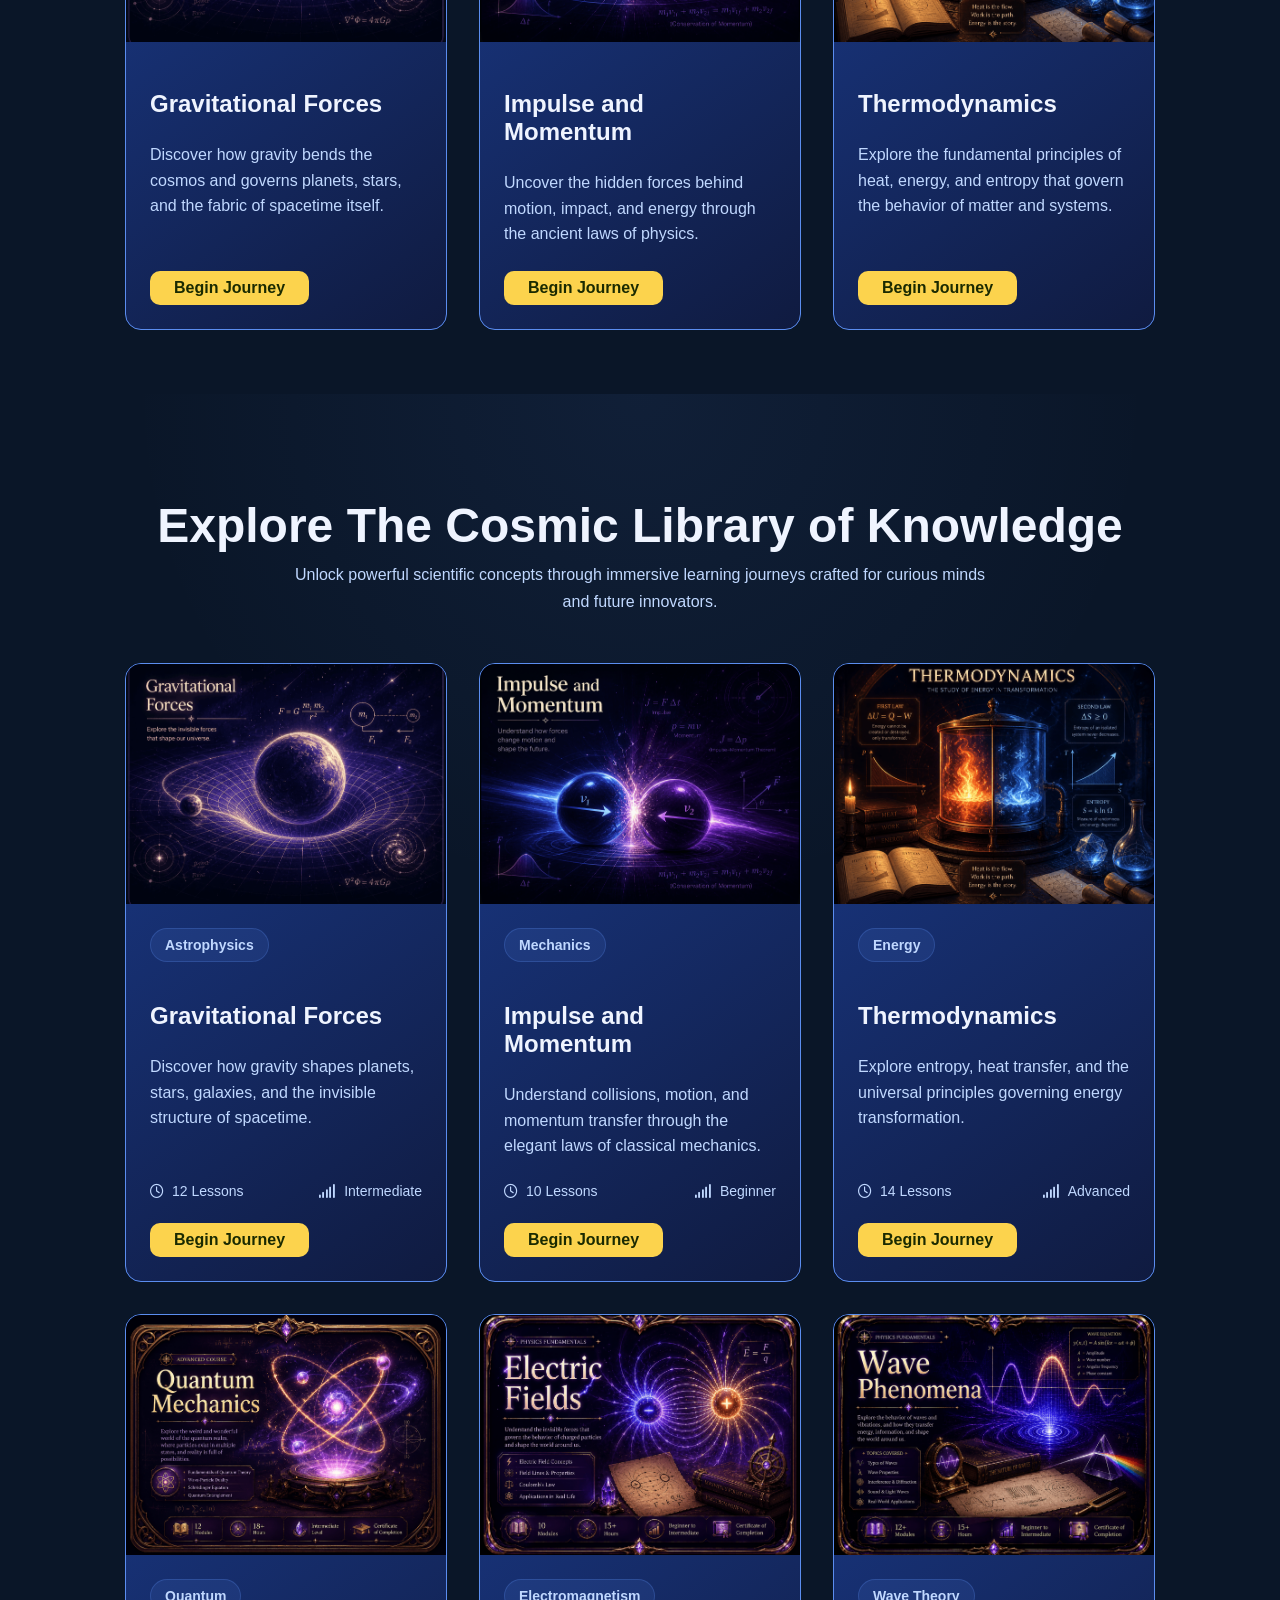
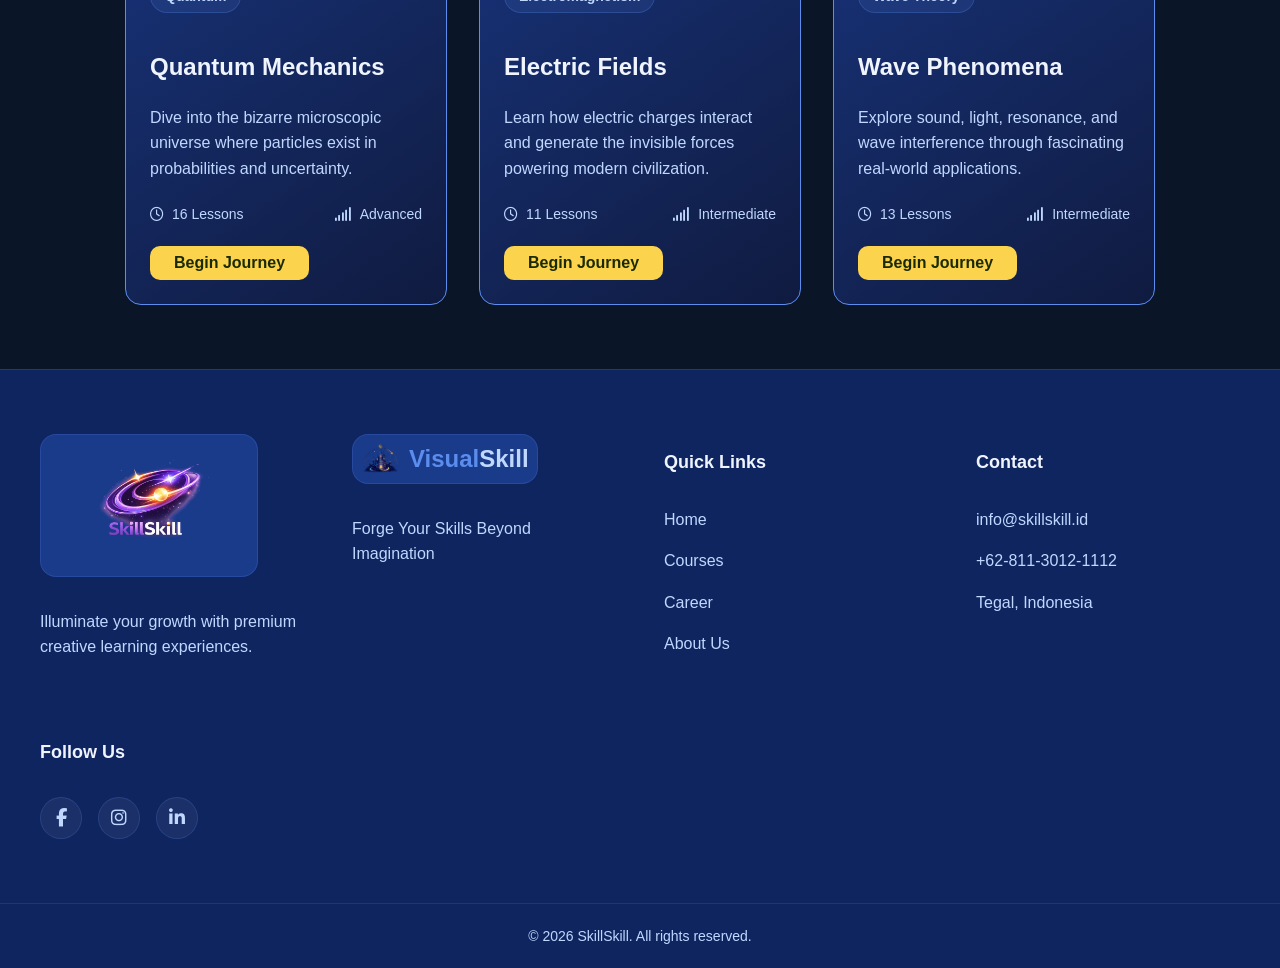
<file: website/coursepage.html>
<!DOCTYPE html>
<html lang="en">
<head>
    <meta charset="UTF-8">
    <meta name="viewport" content="width=device-width, initial-scale=1.0">
    <title>VisualSkill</title>
    <link rel="stylesheet" href="style/coursepage.css">
    <link rel="stylesheet" href="style/homestyle.css">
    <link rel="stylesheet" href="https://cdnjs.cloudflare.com/ajax/libs/font-awesome/6.5.1/css/all.min.css">
    <script src="js/homescript.js" defer></script>

</head>
<body>

    <nav class="navbar">
        <div class="nav-container">

            <div class="nav-logo">
                <img src="assets/LogoVisualSkillwouttext.png"
                alt="VisualSkill Logo"
                class="logo-img">

                <span class="logo-text">
                    Visual<span class="logo-text2">Skill</span>
                </span>
            </div>

            <div class="hamburger">
                <span class="bar"></span>
                <span class="bar"></span>
                <span class="bar"></span>
            </div>

            <ul class="nav-menu" id="navMenu">
                <li><a href="homepage.html">Home</a></li>
                <li><a href="coursepage.html">Courses</a></li>
                <li><a href="careerpage.html">Career</a></li>
                <li><a href="aboutuspage.html">About</a></li>
                <li class="mobile-cta">
                    <a href="registerpage.html" class="btn-primary">
                        Register
                    </a>
                </li>
            </ul>

            <div class="nav-cta">
                <a href="registerpage.html" class="btn-primary">Register</a>
            </div>

            

        </div>
    </nav>

    <main>
        <section class="hero">
            <div class="hero-content">
                <div class="hero-badge">
                    Journey Through the Laws of the Universe
                </div>
                <h1 class="hero-title">
                    Discover<br>
                    <span> Hidden Forces</span>
                </h1>
                <p>
                    Journey through the hidden laws of physics,
                    where knowledge feels like magic and every discovery
                    unlocks a new path of wonder.
                </p>
            </div>
            <div class="hero-img-container">
                <img src="assets/bukufisika.png" alt="buku fisika" class="hero-img">
            </div>
            <div class="hero-glow hero-glow-1"></div>
            <div class="hero-glow hero-glow-2"></div>
        </section>

        <section class="top-course">
            <div class="section-title">
                <h2>Master the Hidden Laws of the Universe</h2>
                <p>
                    Journey through the mysteries of physics with our Top Courses.
                </p>
            </div>
            <div class="course-container">
                <div class="course-card">
                    <div class="course-image">
                        <img src="assets/gravity.png" alt="Gravity Course">
                    </div>
                    <div class="course-content">
                        <h3>Gravitational Forces</h3>
                        <p>
                            Discover how gravity bends the cosmos and governs
                            planets, stars, and the fabric of spacetime itself.
                        </p>
                        <a href="#" class="course-btn">
                            Begin Journey
                        </a>
                    </div>
                </div>
                <div class="course-card">
                    <div class="course-image">
                        <img src="assets/impulseandmomentum.png" alt="Impulse and Momentum Course">
                    </div>
                    <div class="course-content">
                        <h3>Impulse and Momentum</h3>
                        <p>
                            Uncover the hidden forces behind motion, impact,
                            and energy through the ancient laws of physics.
                        </p>
                        <a href="#" class="course-btn">
                            Begin Journey
                        </a>
                    </div>
                </div>
                <div class="course-card">
                    <div class="course-image">
                        <img src="assets/termodynamics.png" alt="Thermodynamics Course">
                    </div>
                    <div class="course-content">
                        <h3>Thermodynamics</h3>
                        <p>
                            Explore the fundamental principles of heat, energy, and entropy
                            that govern the behavior of matter and systems.
                        </p>
                        <a href="#" class="course-btn">
                            Begin Journey
                        </a>
                    </div>
                </div>
            </div>
        </section>

        <section class="all-course-section">
            <div class="section-title">
                <h2>Explore The Cosmic Library of Knowledge</h2>
                <p>
                    Unlock powerful scientific concepts through immersive learning
                    journeys crafted for curious minds and future innovators.
                </p>
            </div>
            <div class="all-course-container">
                <div class="course-card">
                    <div class="course-image">
                        <img src="assets/gravity.png" alt="Gravity Course">
                    </div>
                    <div class="course-content">
                        <div class="course-tag">
                            Astrophysics
                        </div>
                        <h3>Gravitational Forces</h3>
                        <p>
                            Discover how gravity shapes planets, stars,
                            galaxies, and the invisible structure of spacetime.
                        </p>
                        <div class="course-meta">
                            <span>
                                <i class="fa-regular fa-clock"></i>
                                12 Lessons
                            </span>
                            <span>
                                <i class="fa-solid fa-signal"></i>
                                Intermediate
                            </span>
                        </div>
                        <a href="#" class="course-btn">
                            Begin Journey
                        </a>
                    </div>
                </div>
                <div class="course-card">
                    <div class="course-image">
                        <img src="assets/impulseandmomentum.png" alt="Impulse and Momentum">
                    </div>
                    <div class="course-content">
                        <div class="course-tag">
                            Mechanics
                        </div>
                        <h3>Impulse and Momentum</h3>
                        <p>
                            Understand collisions, motion, and momentum transfer
                            through the elegant laws of classical mechanics.
                        </p>
                        <div class="course-meta">
                            <span>
                                <i class="fa-regular fa-clock"></i>
                                10 Lessons
                            </span>
                            <span>
                                <i class="fa-solid fa-signal"></i>
                                Beginner
                            </span>
                        </div>
                        <a href="#" class="course-btn">
                            Begin Journey
                        </a>
                    </div>
                </div>
                <div class="course-card">
                    <div class="course-image">
                        <img src="assets/termodynamics.png" alt="Thermodynamics">
                    </div>
                    <div class="course-content">
                        <div class="course-tag">
                            Energy
                        </div>
                        <h3>Thermodynamics</h3>
                        <p>
                            Explore entropy, heat transfer, and the universal
                            principles governing energy transformation.
                        </p>
                        <div class="course-meta">
                            <span>
                                <i class="fa-regular fa-clock"></i>
                                14 Lessons
                            </span>
                            <span>
                                <i class="fa-solid fa-signal"></i>
                                Advanced
                            </span>
                        </div>
                        <a href="#" class="course-btn">
                            Begin Journey
                        </a>
                    </div>
                </div>
                <div class="course-card">
                    <div class="course-image">
                        <img src="assets/qmechanic.png" alt="Quantum Physics">
                    </div>
                    <div class="course-content">
                        <div class="course-tag">
                            Quantum
                        </div>
                        <h3>Quantum Mechanics</h3>
                        <p>
                            Dive into the bizarre microscopic universe where
                            particles exist in probabilities and uncertainty.
                        </p>
                        <div class="course-meta">
                            <span>
                                <i class="fa-regular fa-clock"></i>
                                16 Lessons
                            </span>
                            <span>
                                <i class="fa-solid fa-signal"></i>
                                Advanced
                            </span>
                        </div>
                        <a href="#" class="course-btn">
                            Begin Journey
                        </a>
                    </div>
                </div>
                <div class="course-card">
                    <div class="course-image">
                        <img src="assets/electricfields.png" alt="Electricity Course">
                    </div>
                    <div class="course-content">
                        <div class="course-tag">
                            Electromagnetism
                        </div>
                        <h3>Electric Fields</h3>
                        <p>
                            Learn how electric charges interact and generate
                            the invisible forces powering modern civilization.
                        </p>
                        <div class="course-meta">
                            <span>
                                <i class="fa-regular fa-clock"></i>
                                11 Lessons
                            </span>
                            <span>
                                <i class="fa-solid fa-signal"></i>
                                Intermediate
                            </span>
                        </div>
                        <a href="#" class="course-btn">
                            Begin Journey
                        </a>
                    </div>
                </div>
                <div class="course-card">
                    <div class="course-image">
                        <img src="assets/wave.png" alt="Wave Physics">
                    </div>
                    <div class="course-content">
                        <div class="course-tag">
                            Wave Theory
                        </div>
                        <h3>Wave Phenomena</h3>
                        <p>
                            Explore sound, light, resonance, and wave interference
                            through fascinating real-world applications.
                        </p>
                        <div class="course-meta">
                            <span>
                                <i class="fa-regular fa-clock"></i>
                                13 Lessons
                            </span>
                            <span>
                                <i class="fa-solid fa-signal"></i>
                                Intermediate
                            </span>
                        </div>
                        <a href="#" class="course-btn">
                            Begin Journey
                        </a>
                    </div>
                </div>
            </div>
        </section>

    </main>

    <footer class="footer">
        <div class="footer-container">
            <div class="footer-brand">
                <div class="footer-logo" id="Skillskilllogo-container">
                    <img src="assets/LogoWithText.png" alt="SkillSkill Logo" class="footer-logo-img" id="skillskilllogo">
                    
                </div>
                <p>
                    Illuminate your growth with premium creative learning experiences.
                </p>
            </div>
            <div class="footer-brand">
                <div class="footer-logo">
                    <img src="assets/LogoVisualSkillwouttext.png" alt="VisualSkill Logo" class="footer-logo-img">
                    <span class="footer-logo-text">
                        Visual<span>Skill</span>
                    </span>
                </div>
                <p>
                    Forge Your Skills Beyond Imagination
                </p>
            </div>
            <div class="footer-links">
                <h3>Quick Links</h3>
                <a href="homepage.html">Home</a>
                <a href="coursepage.html">Courses</a>
                <a href="careerpage.html">Career</a>
                <a href="aboutuspage.html">About Us</a>
            </div>
            <div class="footer-contact">
                <h3>Contact</h3>
                <p>info@skillskill.id</p>
                <p>+62-811-3012-1112</p>
                <p>Tegal, Indonesia</p>
            </div>
            <div class="footer-social">
                <h3>Follow Us</h3>
                <div class="social-icons">
                    <div class="social-icons">
                        <a href="#"><i class="fa-brands fa-facebook-f"></i></a>
                        <a href="#"><i class="fa-brands fa-instagram"></i></a>
                        <a href="#"><i class="fa-brands fa-linkedin-in"></i></a>
                    </div>
                </div>
            </div>
        </div>
        <div class="footer-bottom">
            © 2026 SkillSkill. All rights reserved.
        </div>
    </footer>

</body>
</html>
</file>
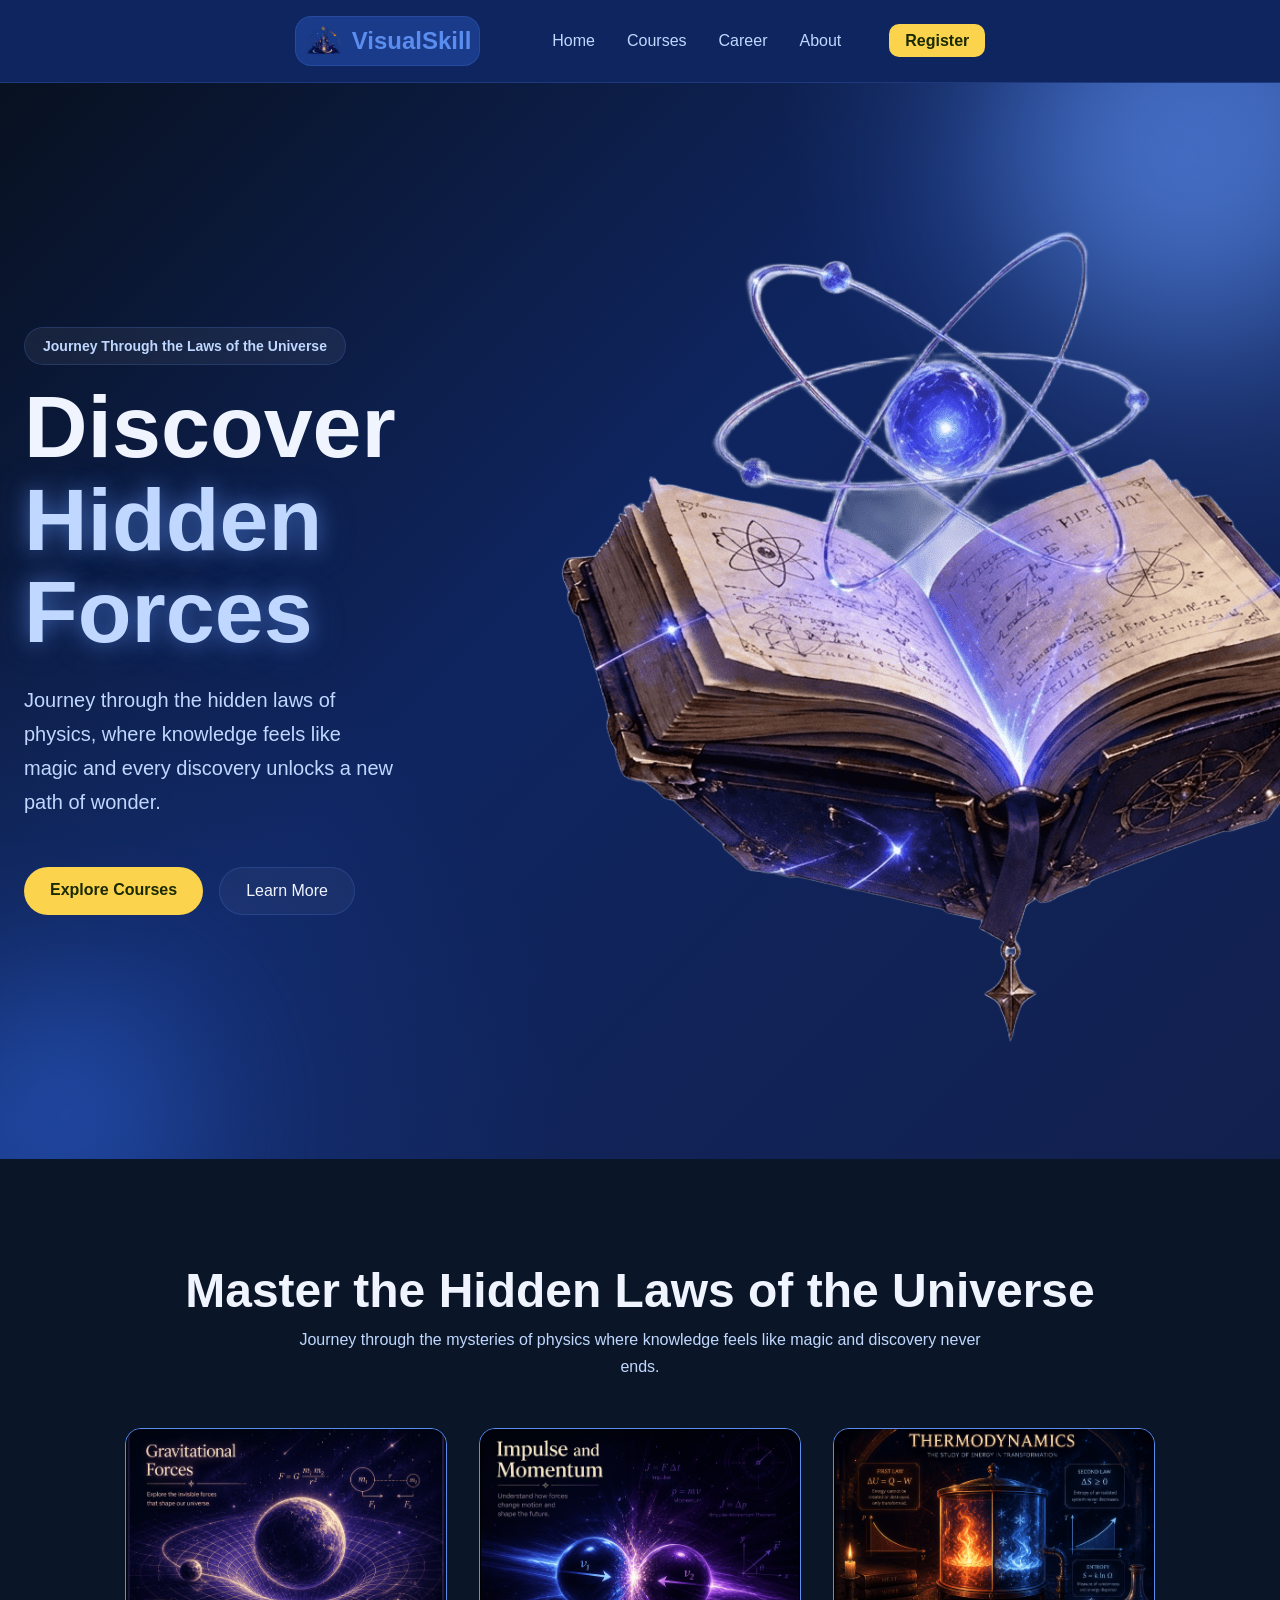
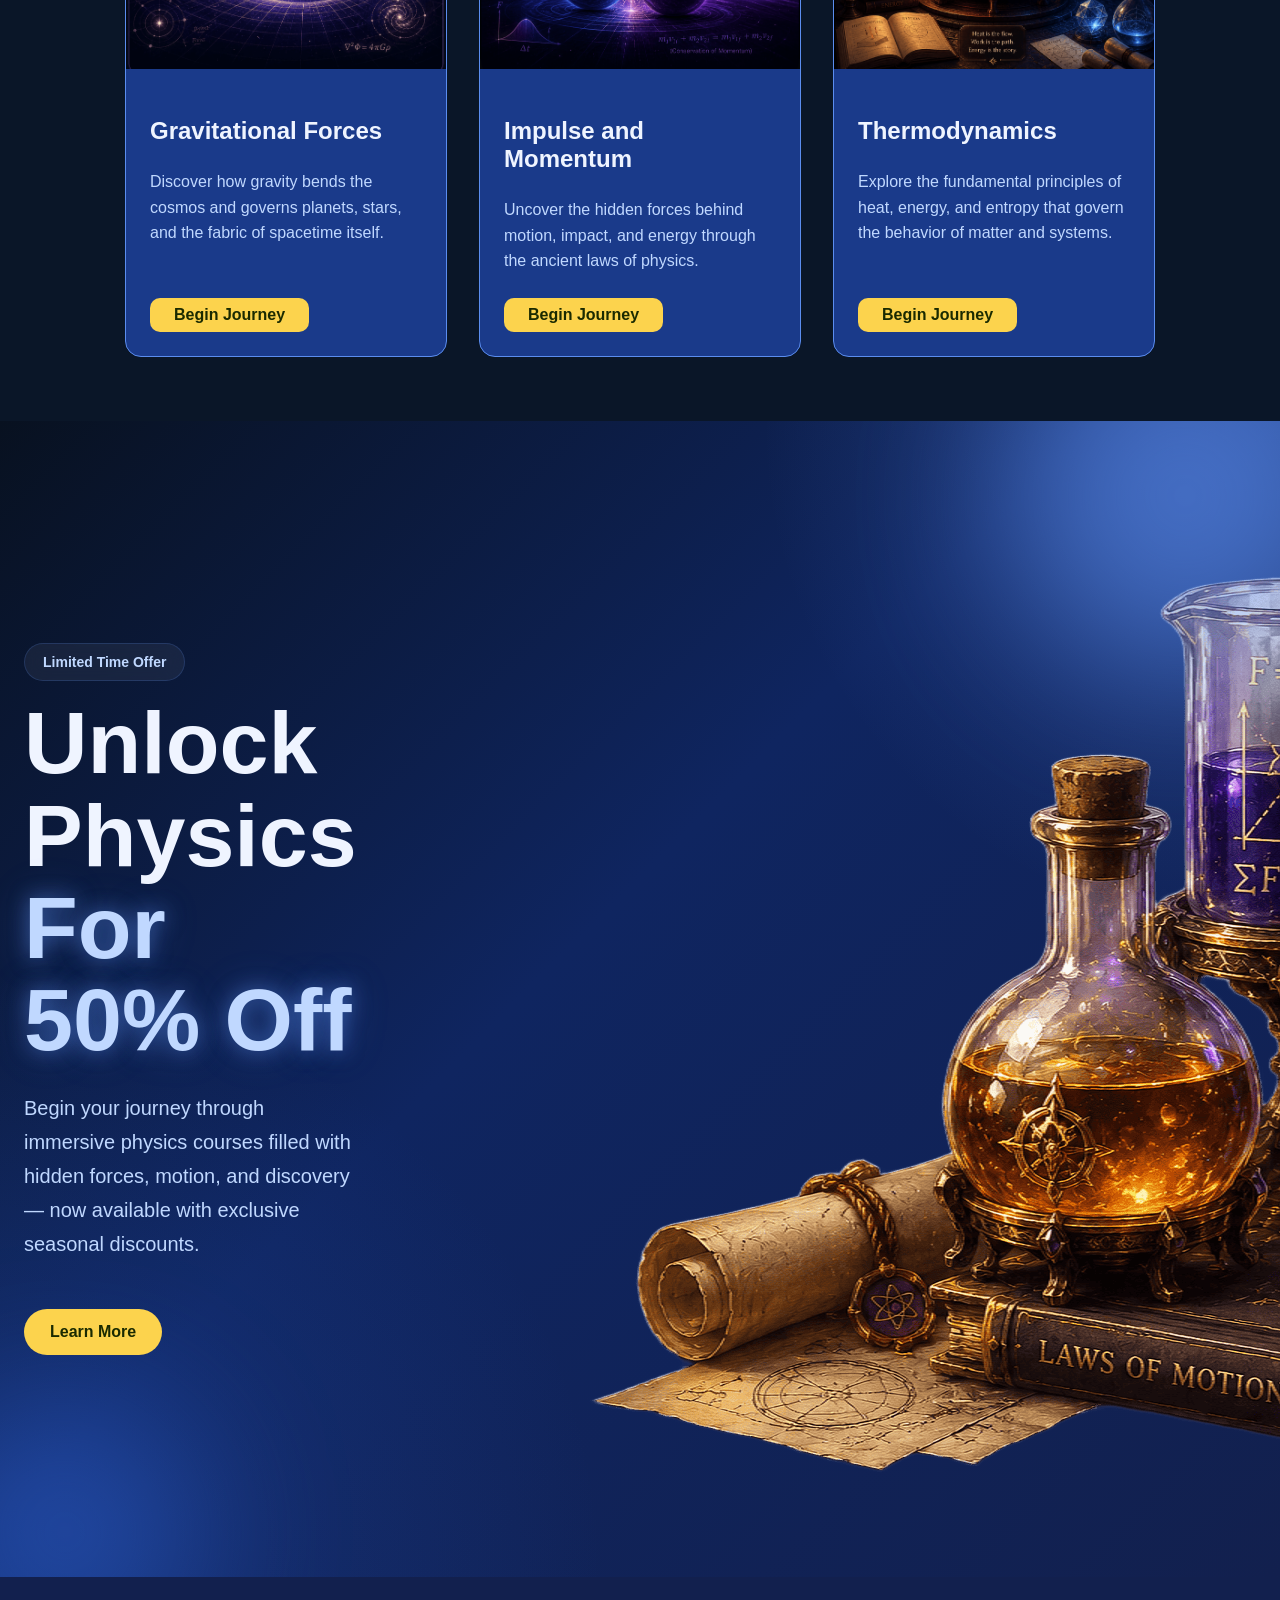
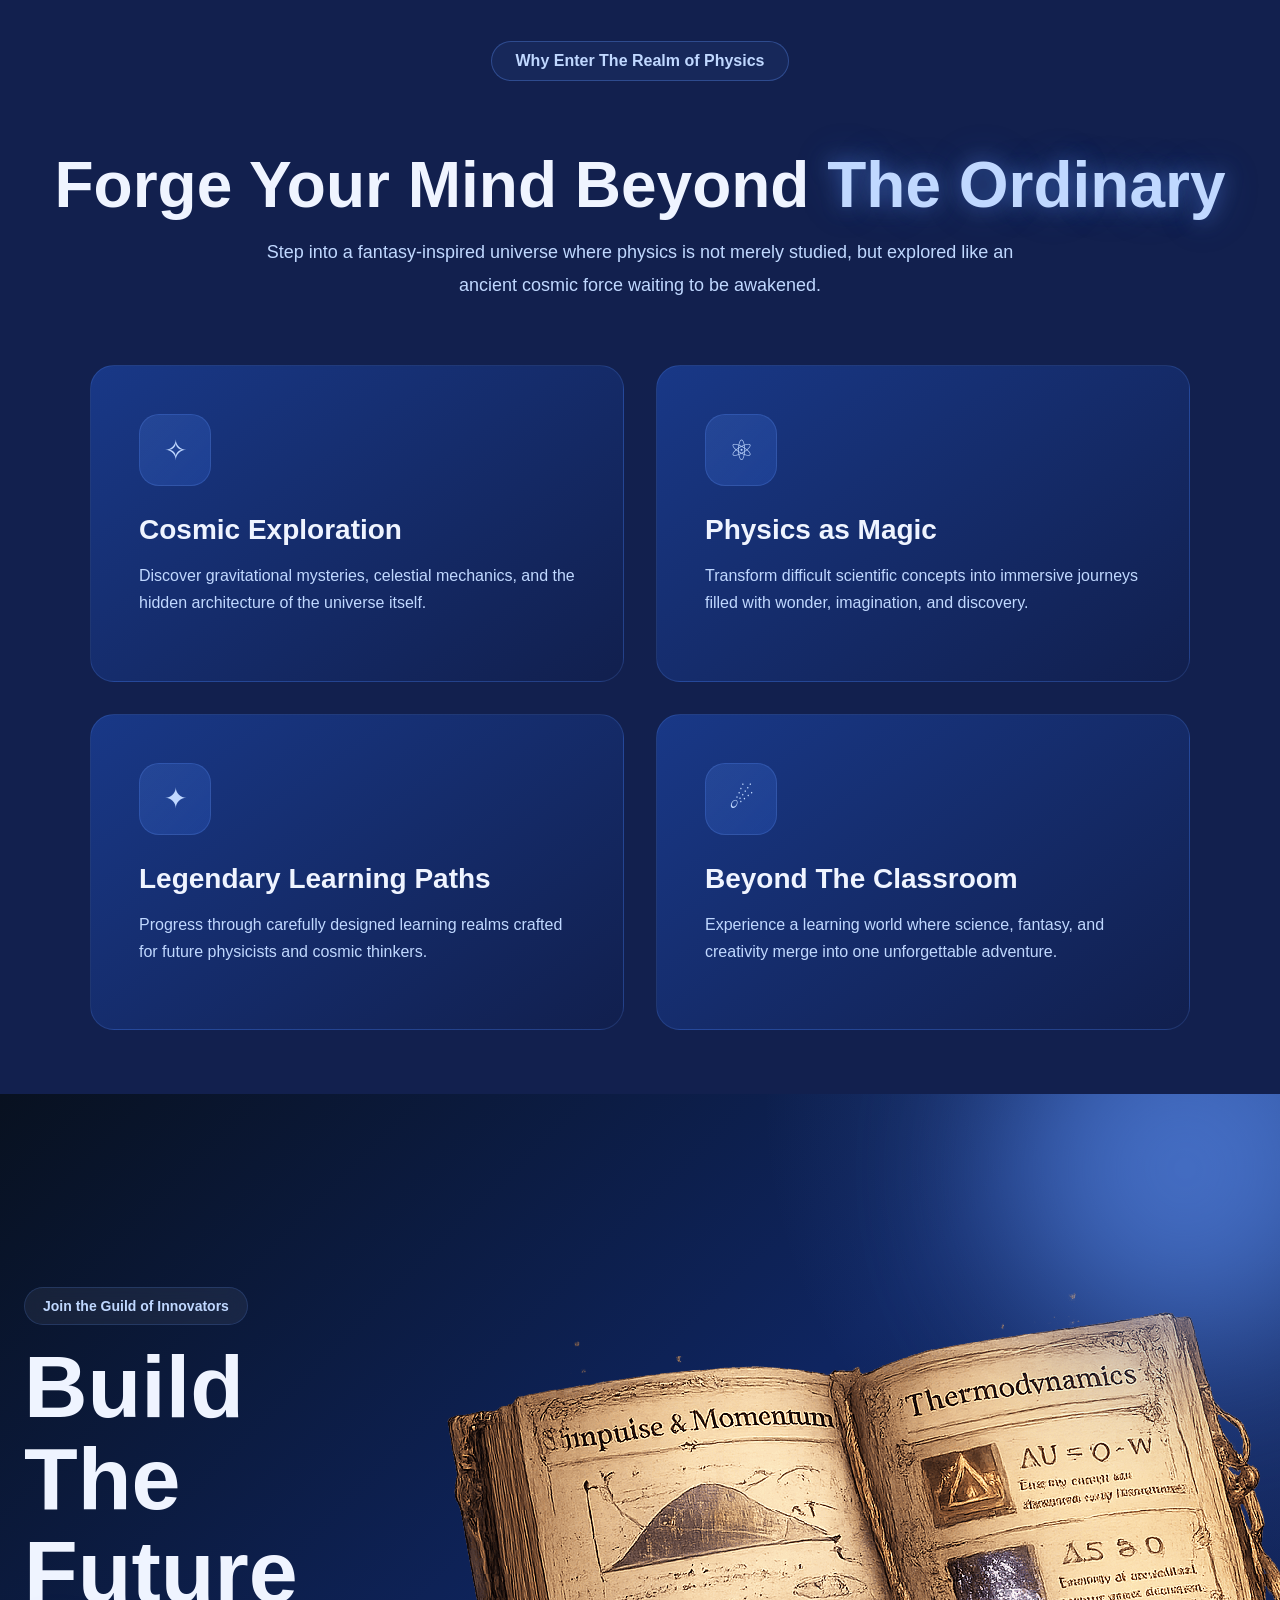
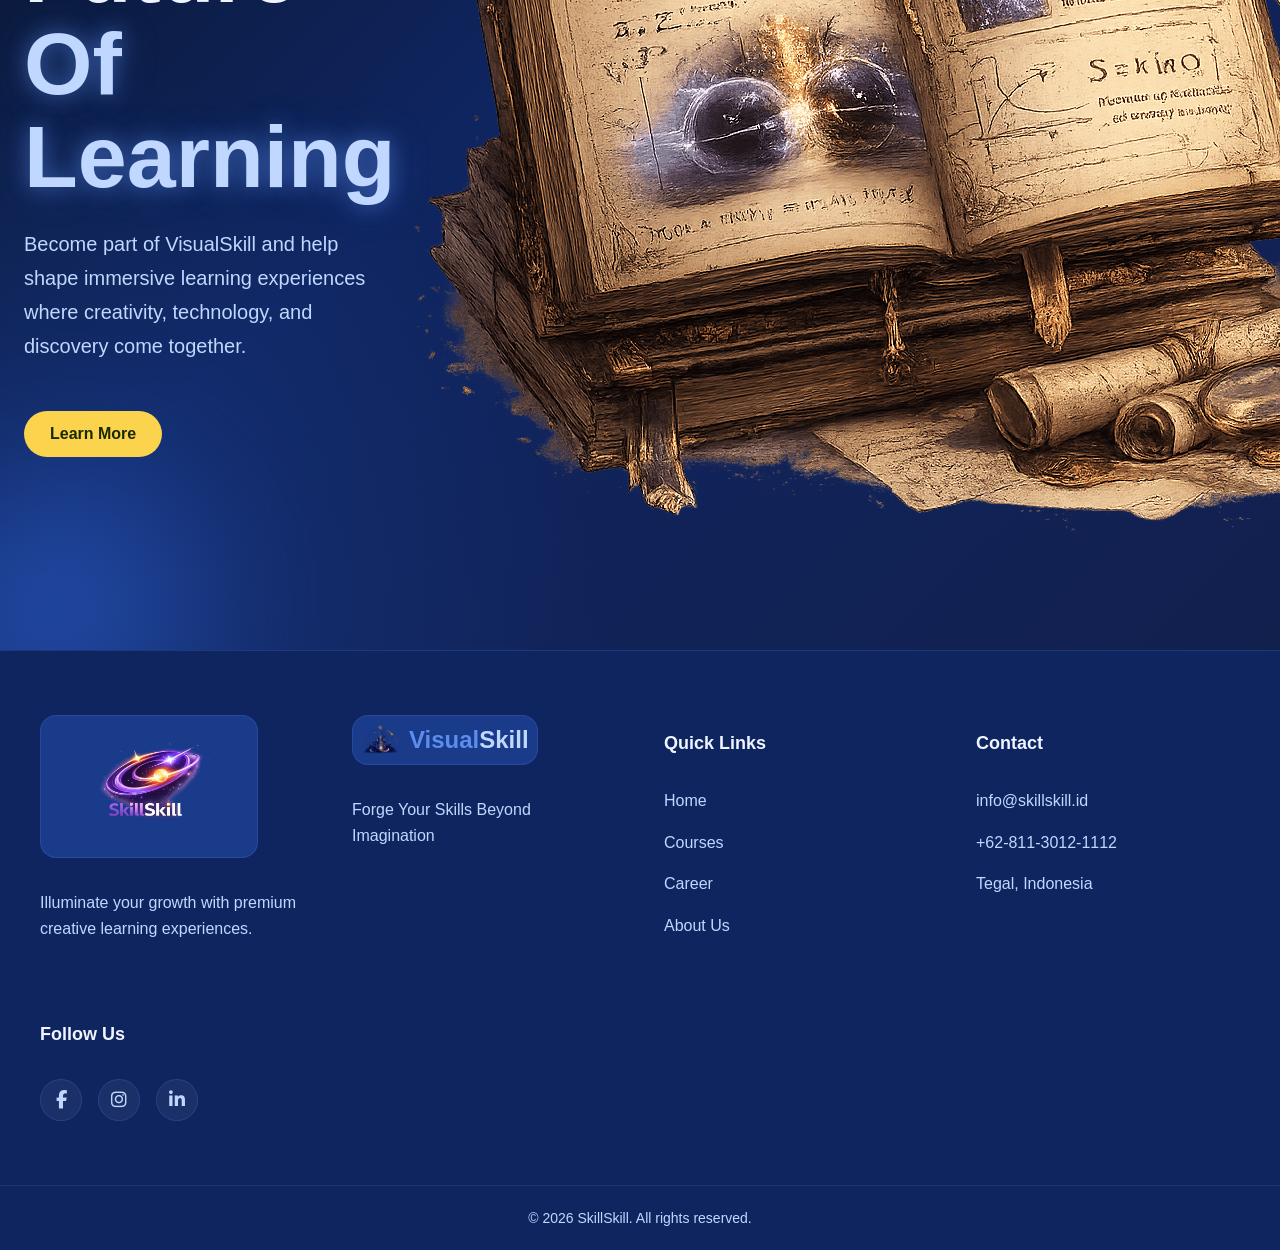
<file: website/homepage.html>
<!DOCTYPE html>
<html lang="en">
<head>
    <meta charset="UTF-8">
    <meta name="viewport" content="width=device-width, initial-scale=1.0">
    <title>VisualSkill</title>
    <link rel="stylesheet" href="style/homestyle.css">
    <link rel="stylesheet" href="https://cdnjs.cloudflare.com/ajax/libs/font-awesome/6.5.1/css/all.min.css">
    <script src="js/homescript.js" defer></script>

</head>
<body>

    <nav class="navbar">
        <div class="nav-container">

            <div class="nav-logo">
                <img src="assets/LogoVisualSkillwouttext.png"
                alt="VisualSkill Logo"
                class="logo-img">

                <span class="logo-text">
                    Visual<span class="logo-text2">Skill</span>
                </span>
            </div>

            <div class="hamburger">
                <span class="bar"></span>
                <span class="bar"></span>
                <span class="bar"></span>
            </div>

            <ul class="nav-menu" id="navMenu">
                <li><a href="homepage.html">Home</a></li>
                <li><a href="coursepage.html">Courses</a></li>
                <li><a href="careerpage.html">Career</a></li>
                <li><a href="aboutuspage.html">About</a></li>
                <li class="mobile-cta">
                    <a href="registerpage.html" class="btn-primary">
                        Register
                    </a>
                </li>
            </ul>

            <div class="nav-cta">
                <a href="registerpage.html" class="btn-primary">Register</a>
            </div>

            

        </div>
    </nav>

    <main>

        <section class="hero">
            <div class="hero-content">
                <div class="hero-badge">
                    Journey Through the Laws of the Universe
                </div>
                <h1 class="hero-title">
                    Discover<br>
                    <span> Hidden Forces</span>
                </h1>
                <p>
                    Journey through the hidden laws of physics,
                    where knowledge feels like magic and every discovery
                    unlocks a new path of wonder.
                </p>
                <div class="hero-buttons">
                    <a href="coursepage.html" class="hero-btn-primary">
                        Explore Courses
                    </a>
                    <a href="aboutuspage.html" class="hero-btn-secondary">
                        Learn More
                    </a>
                </div>
            </div>
            <div class="hero-img-container">
                <img src="assets/bukufisika.png" alt="buku fisika" class="hero-img">
            </div>
            <div class="hero-glow hero-glow-1"></div>
            <div class="hero-glow hero-glow-2"></div>
        </section>

        <section class="top-course">
            <div class="section-title">
                <h2>Master the Hidden Laws of the Universe</h2>
                <p>
                    Journey through the mysteries of physics where
                    knowledge feels like magic and discovery never ends.
                </p>
            </div>
            <div class="course-container">
                <div class="course-card">
                    <div class="course-image">
                        <img src="assets/gravity.png" alt="Gravity Course">
                    </div>
                    <div class="course-content">
                        <h3>Gravitational Forces</h3>
                        <p>
                            Discover how gravity bends the cosmos and governs
                            planets, stars, and the fabric of spacetime itself.
                        </p>
                        <a href="#" class="course-btn">
                            Begin Journey
                        </a>
                    </div>
                </div>
                <div class="course-card">
                    <div class="course-image">
                        <img src="assets/impulseandmomentum.png" alt="Impulse and Momentum Course">
                    </div>
                    <div class="course-content">
                        <h3>Impulse and Momentum</h3>
                        <p>
                            Uncover the hidden forces behind motion, impact,
                            and energy through the ancient laws of physics.
                        </p>
                        <a href="#" class="course-btn">
                            Begin Journey
                        </a>
                    </div>
                </div>
                <div class="course-card">
                    <div class="course-image">
                        <img src="assets/termodynamics.png" alt="Thermodynamics Course">
                    </div>
                    <div class="course-content">
                        <h3>Thermodynamics</h3>
                        <p>
                            Explore the fundamental principles of heat, energy, and entropy
                            that govern the behavior of matter and systems.
                        </p>
                        <a href="#" class="course-btn">
                            Begin Journey
                        </a>
                    </div>
                </div>
            </div>
        </section>

        <section class="hero">
            <div class="hero-content">
                <div class="hero-badge">
                    Limited Time Offer
                </div>
                <h1 class="hero-title">
                    Unlock Physics<br>
                    <span>For 50% Off</span>
                </h1>
                <p>
                    Begin your journey through immersive physics courses
                    filled with hidden forces, motion, and discovery —
                    now available with exclusive seasonal discounts.
                </p>
                <div class="hero-buttons">
                    <a href="coursepage.html" class="hero-btn-primary">
                        Learn More
                    </a>
                </div>
            </div>
            <div class="hero-img-container">
                <img src="assets/beeker.png" alt="buku fisika" class="hero-img">
            </div>
            <div class="hero-glow hero-glow-1"></div>
            <div class="hero-glow hero-glow-2"></div>
        </section>

        <section class="promotional-section">
            <div class="promotional-header">
                <span class="promotional-badge">
                    Why Enter The Realm of Physics
                </span>
                <h2>
                    Forge Your Mind Beyond <span>The Ordinary</span>
                </h2>
                <p>
                    Step into a fantasy-inspired universe where physics is not merely studied,
                    but explored like an ancient cosmic force waiting to be awakened.
                </p>
            </div>
            <div class="promotional-container">
                <div class="promotional-card">
                    <div class="promotional-icon">
                        ✧
                    </div>
                    <h3>Cosmic Exploration</h3>
                    <p>
                        Discover gravitational mysteries, celestial mechanics,
                        and the hidden architecture of the universe itself.
                    </p>
                </div>
                <div class="promotional-card">
                    <div class="promotional-icon">
                        ⚛
                    </div>
                    <h3>Physics as Magic</h3>
                    <p>
                        Transform difficult scientific concepts into immersive
                        journeys filled with wonder, imagination, and discovery.
                    </p>
                </div>
                <div class="promotional-card">
                    <div class="promotional-icon">
                        ✦
                    </div>
                    <h3>Legendary Learning Paths</h3>
                    <p>
                        Progress through carefully designed learning realms
                        crafted for future physicists and cosmic thinkers.
                    </p>
                </div>
                <div class="promotional-card">
                    <div class="promotional-icon">
                        ☄
                    </div>
                    <h3>Beyond The Classroom</h3>
                    <p>
                        Experience a learning world where science, fantasy,
                        and creativity merge into one unforgettable adventure.
                    </p>
                </div>
            </div>
        </section>

         <section class="hero">
            <div class="hero-content">
                <div class="hero-badge">
                    Join the Guild of Innovators
                </div>
                <h1 class="hero-title">
                    Build The Future<br>
                    <span>Of Learning</span>
                </h1>
                <p>
                    Become part of VisualSkill and help shape immersive
                    learning experiences where creativity, technology,
                    and discovery come together.
                </p>
                <div class="hero-buttons">
                    <a href="careerpage.html" class="hero-btn-primary">
                        Learn More
                    </a>
                </div>
            </div>
            <div class="hero-img-container">
                <img src="assets/bukuriset.png" alt="buku fisika" class="hero-img">
            </div>
            <div class="hero-glow hero-glow-1"></div>
            <div class="hero-glow hero-glow-2"></div>
        </section>
    </main>

    <footer class="footer">
        <div class="footer-container">
            <div class="footer-brand">
                <div class="footer-logo" id="Skillskilllogo-container">
                    <img src="assets/LogoWithText.png" alt="SkillSkill Logo" class="footer-logo-img" id="skillskilllogo">
                    
                </div>
                <p>
                    Illuminate your growth with premium creative learning experiences.
                </p>
            </div>
            <div class="footer-brand">
                <div class="footer-logo">
                    <img src="assets/LogoVisualSkillwouttext.png" alt="VisualSkill Logo" class="footer-logo-img">
                    <span class="footer-logo-text">
                        Visual<span>Skill</span>
                    </span>
                </div>
                <p>
                    Forge Your Skills Beyond Imagination
                </p>
            </div>
            <div class="footer-links">
                <h3>Quick Links</h3>
                <a href="homepage.html">Home</a>
                <a href="coursepage.html">Courses</a>
                <a href="careerpage.html">Career</a>
                <a href="aboutuspage.html">About Us</a>
            </div>
            <div class="footer-contact">
                <h3>Contact</h3>
                <p>info@skillskill.id</p>
                <p>+62-811-3012-1112</p>
                <p>Tegal, Indonesia</p>
            </div>
            <div class="footer-social">
                <h3>Follow Us</h3>
                <div class="social-icons">
                    <div class="social-icons">
                        <a href="#"><i class="fa-brands fa-facebook-f"></i></a>
                        <a href="#"><i class="fa-brands fa-instagram"></i></a>
                        <a href="#"><i class="fa-brands fa-linkedin-in"></i></a>
                    </div>
                </div>
            </div>
        </div>
        <div class="footer-bottom">
            © 2026 SkillSkill. All rights reserved.
        </div>
    </footer>

</body>
</html>
</file>
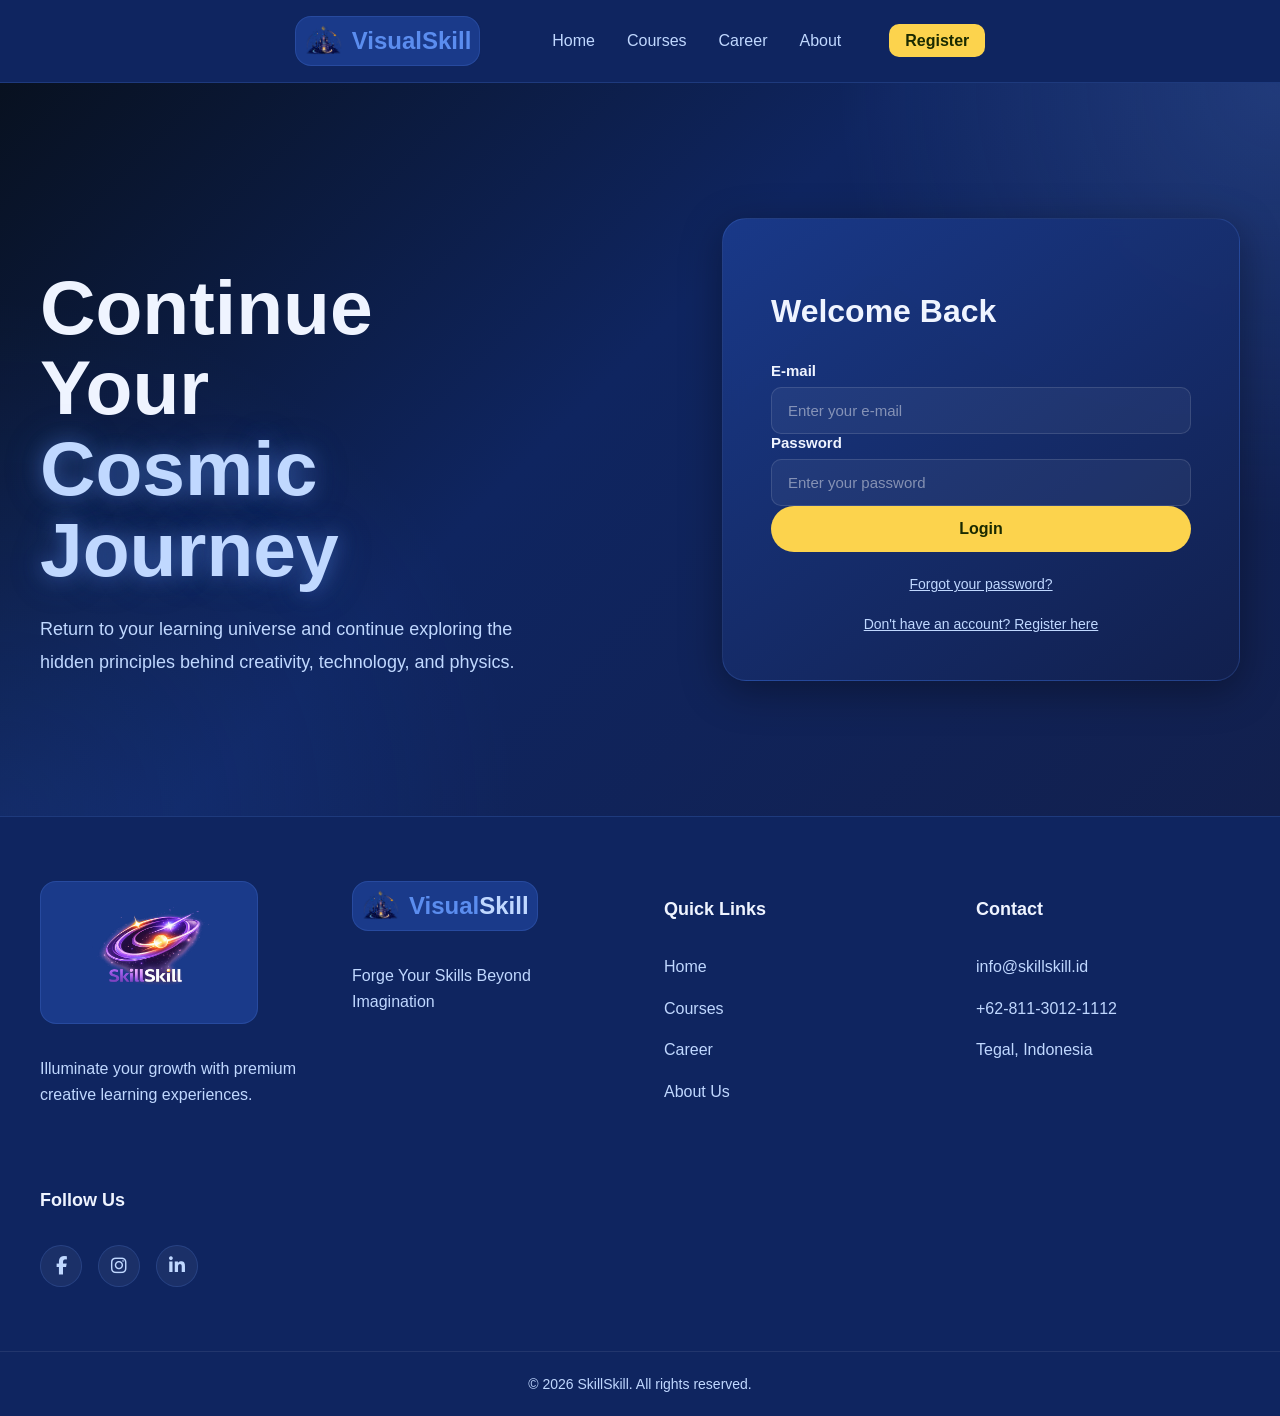
<file: website/loginpage.html>
<!DOCTYPE html>
<html lang="en">
<head>
    <meta charset="UTF-8">
    <meta name="viewport" content="width=device-width, initial-scale=1.0">
    <title>VisualSkill</title>
    <link rel="stylesheet" href="style/registerstyle.css">
    <link rel="stylesheet" href="style/homestyle.css">
    <link rel="stylesheet" href="https://cdnjs.cloudflare.com/ajax/libs/font-awesome/6.5.1/css/all.min.css">
    <script src="js/homescript.js" defer></script>
</head>
<body>

    <nav class="navbar">
        <div class="nav-container">

            <div class="nav-logo">
                <img src="assets/LogoVisualSkillwouttext.png"
                alt="VisualSkill Logo"
                class="logo-img">

                <span class="logo-text">
                    Visual<span class="logo-text2">Skill</span>
                </span>
            </div>

            <div class="hamburger">
                <span class="bar"></span>
                <span class="bar"></span>
                <span class="bar"></span>
            </div>

            <ul class="nav-menu" id="navMenu">
                <li><a href="homepage.html">Home</a></li>
                <li><a href="coursepage.html">Courses</a></li>
                <li><a href="careerpage.html">Career</a></li>
                <li><a href="aboutuspage.html">About</a></li>
                <li class="mobile-cta">
                    <a href="registerpage.html" class="btn-primary">
                        Register
                    </a>
                </li>
            </ul>

            <div class="nav-cta">
                <a href="registerpage.html" class="btn-primary">Register</a>
            </div>

            

        </div>
    </nav>

    <main>
        <section class="register-hero">
            <div class="register-overlay"></div>
            <div class="register-container">
                <div class="register-left">
                    <h1>
                        Continue Your <br>
                        <span>Cosmic Journey</span>
                    </h1>
                    <p>
                        Return to your learning universe and continue
                        exploring the hidden principles behind creativity,
                        technology, and physics.
                    </p>
                </div>
                <div class="register-form-card">
                    <h2>Welcome Back</h2>
                    <form id="form_login">
                        <div class="input-group">
                            <label for="email">E-mail</label>
                            <input
                            type="email"
                            id="email"
                            name="email"
                            placeholder="Enter your e-mail">
                        </div>
                        <div class="input-group">
                            <label for="password">Password</label>
                            <input
                            type="password"
                            id="password"
                            name="password"
                            placeholder="Enter your password">
                        </div>
                        <div id="error"></div>
                        <button type="submit" class="register-btn">
                            Login
                        </button>
                    </form>
                    <a href="#" class="login-link">
                        Forgot your password?
                    </a>
                    <a href="registerpage.html" class="login-link">
                        Don't have an account? Register here
                    </a>
                </div>
            </div>
        </section>
    </main>

    <footer class="footer">
        <div class="footer-container">
            <div class="footer-brand">
                <div class="footer-logo" id="Skillskilllogo-container">
                    <img src="assets/LogoWithText.png" alt="SkillSkill Logo" class="footer-logo-img" id="skillskilllogo">
                    
                </div>
                <p>
                    Illuminate your growth with premium creative learning experiences.
                </p>
            </div>
            <div class="footer-brand">
                <div class="footer-logo">
                    <img src="assets/LogoVisualSkillwouttext.png" alt="VisualSkill Logo" class="footer-logo-img">
                    <span class="footer-logo-text">
                        Visual<span>Skill</span>
                    </span>
                </div>
                <p>
                    Forge Your Skills Beyond Imagination
                </p>
            </div>
            <div class="footer-links">
                <h3>Quick Links</h3>
                <a href="homepage.html">Home</a>
                <a href="coursepage.html">Courses</a>
                <a href="careerpage.html">Career</a>
                <a href="aboutuspage.html">About Us</a>
            </div>
            <div class="footer-contact">
                <h3>Contact</h3>
                <p>info@skillskill.id</p>
                <p>+62-811-3012-1112</p>
                <p>Tegal, Indonesia</p>
            </div>
            <div class="footer-social">
                <h3>Follow Us</h3>
                <div class="social-icons">
                    <div class="social-icons">
                        <a href="#"><i class="fa-brands fa-facebook-f"></i></a>
                        <a href="#"><i class="fa-brands fa-instagram"></i></a>
                        <a href="#"><i class="fa-brands fa-linkedin-in"></i></a>
                    </div>
                </div>
            </div>
        </div>
        <div class="footer-bottom">
            © 2026 SkillSkill. All rights reserved.
        </div>
    </footer>

</body>
</html>
</file>
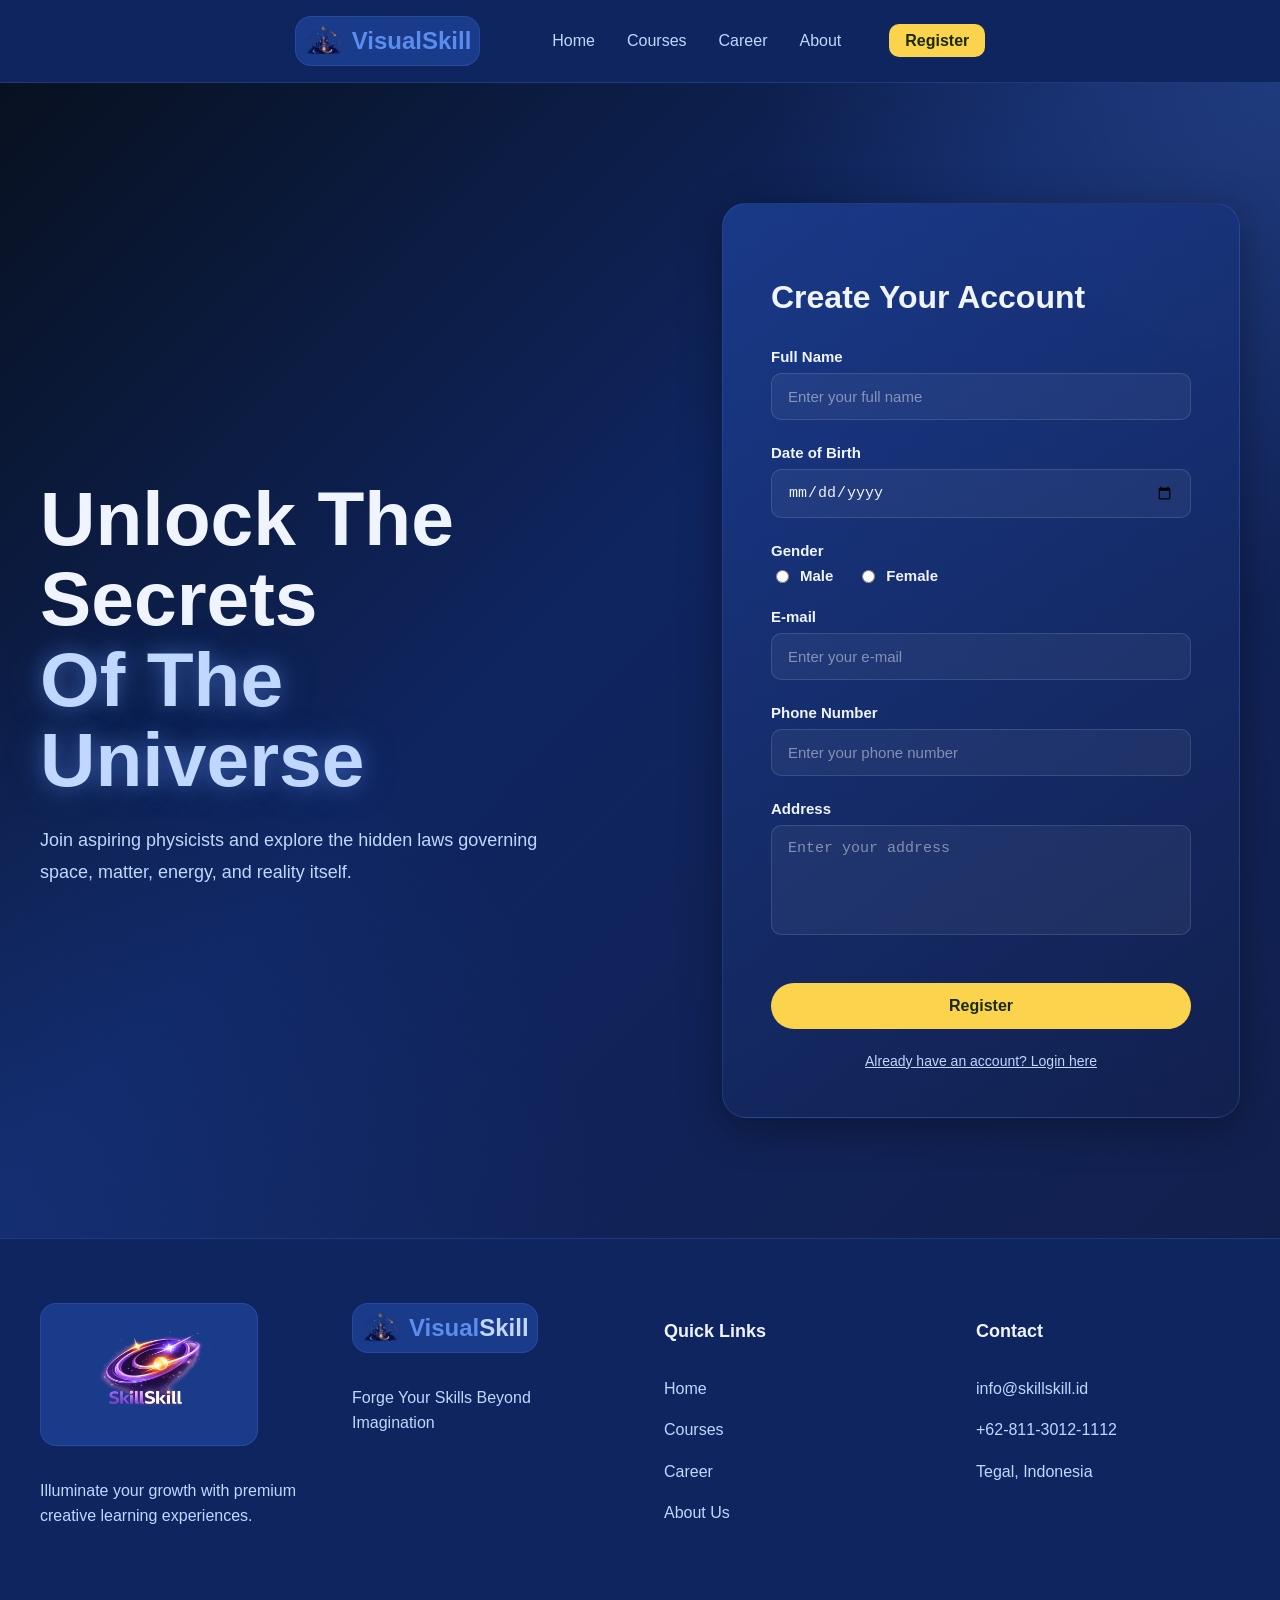
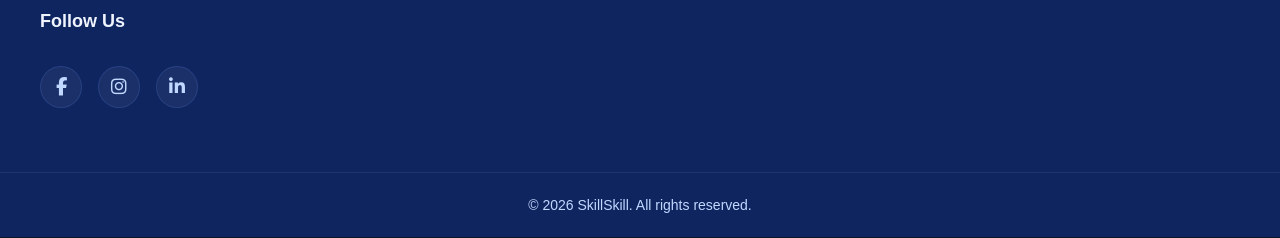
<file: website/registerpage.html>
<!DOCTYPE html>
<html lang="en">
<head>
    <meta charset="UTF-8">
    <meta name="viewport" content="width=device-width, initial-scale=1.0">
    <title>VisualSkill</title>
    <link rel="stylesheet" href="style/registerstyle.css">
    <link rel="stylesheet" href="style/homestyle.css">
    <link rel="stylesheet" href="https://cdnjs.cloudflare.com/ajax/libs/font-awesome/6.5.1/css/all.min.css">
    <script src="js/registerscript.js" defer></script>
    <script src="js/homescript.js" defer></script>

</head>
<body>

    <nav class="navbar">
        <div class="nav-container">

            <div class="nav-logo">
                <img src="assets/LogoVisualSkillwouttext.png"
                alt="VisualSkill Logo"
                class="logo-img">

                <span class="logo-text">
                    Visual<span class="logo-text2">Skill</span>
                </span>
            </div>

            <div class="hamburger">
                <span class="bar"></span>
                <span class="bar"></span>
                <span class="bar"></span>
            </div>

            <ul class="nav-menu" id="navMenu">
                <li><a href="homepage.html">Home</a></li>
                <li><a href="coursepage.html">Courses</a></li>
                <li><a href="careerpage.html">Career</a></li>
                <li><a href="aboutuspage.html">About</a></li>
                <li class="mobile-cta">
                    <a href="registerpage.html" class="btn-primary">
                        Register
                    </a>
                </li>
            </ul>

            <div class="nav-cta">
                <a href="registerpage.html" class="btn-primary">Register</a>
            </div>

            

        </div>
    </nav>

    <main>
        <section class="register-hero">
            <div class="register-overlay"></div>
            <div class="register-container">
                <div class="register-left">
                    <h1>
                        Unlock The Secrets <br>
                        <span>Of The Universe</span>
                    </h1>
                    <p>
                        Join aspiring physicists and explore the hidden laws
                        governing space, matter, energy, and reality itself.
                    </p>
                </div>
                <div class="register-form-card">
                    <h2>Create Your Account</h2>
                    <form id="form_register">
                        <div class="input-group">
                            <label for="fullname">Full Name</label>
                            <input type="text" id="fullname" name="fullname" placeholder="Enter your full name">
                        </div>
                        <div class="input-group">
                            <label for="dob">Date of Birth</label>
                            <input type="date" id="dob" name="dob">
                        </div>
                        <div class="input-group">
                            <label>Gender</label>
                            <div class="gender-group">
                                <label class="gender-option">
                                    <input type="radio" name="gender"value="male">
                                    Male
                                </label>
                                <label class="gender-option">
                                    <input type="radio" name="gender" value="female">
                                    Female
                                </label>
                            </div>
                        </div>
                        <div class="input-group">
                            <label for="email">E-mail</label>
                            <input type="email" id="email" name="email" placeholder="Enter your e-mail">
                        </div>
                        <div class="input-group">
                            <label for="phone">Phone Number</label>
                            <input type="tel" id="phone" name="phone" placeholder="Enter your phone number">
                        </div>
                        <div class="input-group">
                            <label for="address">Address</label>
                            <textarea id="address" name="address" placeholder="Enter your address"></textarea>
                        </div>
                        <div id="error"></div>
                        <button type="submit" class="register-btn">
                            Register
                        </button>
                    </form>
                    <a href="loginpage.html" class="login-link">Already have an account? Login here</a>
                </div>
            </div>
        </section>
    </main>

    <footer class="footer">
        <div class="footer-container">
            <div class="footer-brand">
                <div class="footer-logo" id="Skillskilllogo-container">
                    <img src="assets/LogoWithText.png" alt="SkillSkill Logo" class="footer-logo-img" id="skillskilllogo">
                    
                </div>
                <p>
                    Illuminate your growth with premium creative learning experiences.
                </p>
            </div>
            <div class="footer-brand">
                <div class="footer-logo">
                    <img src="assets/LogoVisualSkillwouttext.png" alt="VisualSkill Logo" class="footer-logo-img">
                    <span class="footer-logo-text">
                        Visual<span>Skill</span>
                    </span>
                </div>
                <p>
                    Forge Your Skills Beyond Imagination
                </p>
            </div>
            <div class="footer-links">
                <h3>Quick Links</h3>
                <a href="homepage.html">Home</a>
                <a href="coursepage.html">Courses</a>
                <a href="careerpage.html">Career</a>
                <a href="aboutuspage.html">About Us</a>
            </div>
            <div class="footer-contact">
                <h3>Contact</h3>
                <p>info@skillskill.id</p>
                <p>+62-811-3012-1112</p>
                <p>Tegal, Indonesia</p>
            </div>
            <div class="footer-social">
                <h3>Follow Us</h3>
                <div class="social-icons">
                    <div class="social-icons">
                        <a href="#"><i class="fa-brands fa-facebook-f"></i></a>
                        <a href="#"><i class="fa-brands fa-instagram"></i></a>
                        <a href="#"><i class="fa-brands fa-linkedin-in"></i></a>
                    </div>
                </div>
            </div>
        </div>
        <div class="footer-bottom">
            © 2026 SkillSkill. All rights reserved.
        </div>
    </footer>

</body>
</html>
</file>
<file: website/style/aboutuspage.css>
*{
    margin:0;
    padding:0;
    box-sizing:border-box;
}

html,body{
    overflow-x:hidden;
}

:root{

    /* color */
    --bg-base:        #0A1628;
    --bg-navbar:      #0F2560;
    --bg-section:     #12204E;
    --bg-card:        #1A3A8A;
    --card-hover:  #2B5CC8;

    --accent-strong:  #2B5CC8;
    --accent-mid:     #5B8DEF;
    --accent-light:   #C0D8FF;

    --cta-primary:    #FCD34D;
    --cta-hover:      #FBBF24;
    --cta-text:       #1A2A00;

    --color-highlight:      #FB923C;

    /* text color  */
    --text-primary:   #EFF4FF;
    --text-secondary: #C0D8FF;

    --fs-base: 16px;
    --fs-mid: 24px;
    --fs-large: 32px;
    --fs-xl: 48px;
    --fs-xxl: 64px;

    /* spacing */
    --space-xs: 4px;
    --space-sm: 8px;
    --space-md: 16px;
    --space-lg: 24px;
    --space-xl: 32px;
    --space-2xl: 48px;
    --space-3xl: 64px;

    /* border */
    --radius-sm: 6px;
    --radius-md: 10px;
    --radius-lg: 16px;
    --radius-xl: 24px;

    --border-color: rgba(91, 141, 239, 0.2);
    --border-color-active: rgba(91, 141, 239, 0.6);
    

    /* transition */
    --transition-fast:   150ms ease;
    --transition-normal: 250ms ease;
    --transition-slow:   400ms ease;


    /* font fam */
    --font-heading: 'Cinzel', serif;
    --font-body: 'Inter', sans-serif;

}


.about-hero{
    position:relative;
    overflow:hidden;
    padding:140px var(--space-lg);
    background:
    radial-gradient(circle at top right,
    rgba(91,141,239,0.15),
    transparent 30%),
    radial-gradient(circle at bottom left,
    rgba(43,92,200,0.12),
    transparent 35%),
    linear-gradient(135deg,
    #050816 0%,
    #09152E 45%,
    #12204E 100%);
}

.about-container{
    max-width:1200px;
    margin:0 auto;
    display:flex;
    align-items:center;
    justify-content:space-between;
    gap:var(--space-3xl);
    position:relative;
    z-index:2;
}

.about-image{
    flex:1;
    display:flex;
    justify-content:center;
    align-items:center;
    position:relative;
}

.about-image img{
    width:100%;
    max-width:420px;
    position:relative;
    z-index:2;
    filter:
    drop-shadow(0 0 30px rgba(91,141,239,0.35))
    drop-shadow(0 0 60px rgba(91,141,239,0.2));
}

.about-orb{
    position:absolute;
    width:380px;
    height:380px;
    border-radius:50%;
    background:
    radial-gradient(circle,
    rgba(91,141,239,0.22),
    transparent 70%);
    filter:blur(20px);
}

.about-content{
    flex:1;
    max-width:580px;
}

.about-badge{
    display:inline-block;
    padding:10px 20px;
    border-radius:999px;
    background:rgba(255,255,255,0.05);
    border:1px solid var(--border-color);
    color:var(--accent-light);
    font-weight:600;
    margin-bottom:var(--space-lg);
}

.about-content h1{
    font-size:clamp(48px,6vw,78px);
    line-height:1.05;
    margin-bottom:var(--space-lg);
    color:var(--text-primary);
}

.about-content h1 span{
    color:var(--accent-light);
    text-shadow:0 0 20px rgba(91,141,239,0.4), 0 0 40px rgba(91,141,239,0.2);
}

.about-content p{
    color:var(--text-secondary);
    font-size:18px;
    line-height:1.8;
    margin-bottom:var(--space-lg);
}

.about-stats{
    display:flex;
    gap:var(--space-lg);
    flex-wrap:wrap;
    margin-top:var(--space-2xl);
}

.about-stat-card{
    min-width:150px;
    padding:var(--space-lg);
    border-radius:var(--radius-lg);
    background:linear-gradient(145deg,rgba(26,58,138,0.95),rgba(18,32,78,0.95));
    border:1px solid var(--border-color);
    text-align:center;
    transition:var(--transition-normal);
}

.about-stat-card:hover{
    transform:translateY(-6px);
    border-color:var(--border-color-active);
    box-shadow:0 10px 30px rgba(0,0,0,0.3);
}

.about-stat-card h3{
    font-size:36px;
    color:var(--accent-light);
    margin-bottom:8px;
}

.about-stat-card span{
    color:var(--text-secondary);
    font-size:14px;
}

.about-glow{
    position:absolute;
    border-radius:50%;
    filter:blur(100px);
    opacity:0.4;
}

.about-glow-1{
    width:300px;
    height:300px;
    background:#5B8DEF;
    top:-100px;
    right:-80px;
}

.about-glow-2{
    width:250px;
    height:250px;
    background:#2B5CC8;
    bottom:-80px;
    left:-60px;
}

.about-story{
    width:80%;
    max-width:1200px;
    margin:var(--space-3xl) auto;
    padding:0 var(--space-lg);
    display:flex;
    flex-direction:column;
    gap:var(--space-2xl);
}

.about-story-image{
    width:100%;
    overflow:hidden;
    border-radius:var(--radius-xl);
    border:1px solid var(--border-color);
    background: black;
    box-shadow:0 20px 60px rgba(0,0,0,0.35);
}

.about-story-image img{
    width:100%;
    display:block;
    object-fit:cover;
}

.about-story-content{
    width: 80%;
    max-width:950px;
}

.about-story-badge{
    display:inline-block;
    padding:8px 18px;
    margin-bottom:var(--space-md);
    border-radius:999px;
    border:1px solid rgba(91,141,239,0.35);
    background:rgba(91,141,239,0.08);
    color:var(--accent-light);
    font-size:14px;
    font-weight:600;
}

.about-story-content h2{
    font-size:clamp(36px,5vw,64px);
    line-height:1.1;
    color:var(--text-primary);
    margin-bottom:var(--space-lg);
}

.about-story-content p{
    color:var(--text-secondary);
    font-size:18px;
    line-height:1.8;
    margin-bottom:var(--space-lg);
    max-width:1000px;
}

.about-story-highlight{
    display:inline-flex;
    align-items:center;
    gap:10px;
    padding:14px 20px;
    border-radius:999px;
    background:rgba(251,146,60,0.08);
    border:1px solid rgba(251,146,60,0.25);
    color:var(--cta-primary);
    font-weight:600;
    margin-top:var(--space-sm);
}

.promotional-section{
    padding:var(--space-3xl) var(--space-lg);
    background:var(--bg-section);
}

.promotional-header{
    text-align:center;
    margin-bottom:var(--space-3xl);
}

.promotional-badge{
    display:inline-block;
    padding:10px 24px;
    border-radius:999px;
    border:1px solid rgba(91,141,239,0.35);
    background:rgba(91,141,239,0.08);
    color:var(--accent-light);
    font-weight:600;
    margin-bottom:var(--space-md);
}

.promotional-header h2{
    font-size:clamp(36px,5vw,64px);
    color:var(--text-primary);
    margin-bottom:var(--space-md);
    line-height:1.1;
}

.promotional-header h2 span{
    color:var(--accent-light);
    text-shadow:
    0 0 20px rgba(91,141,239,0.45),
    0 0 40px rgba(91,141,239,0.25);
}

.promotional-header p{
    max-width:760px;
    margin:0 auto;
    color:var(--text-secondary);
    line-height:1.8;
    font-size:18px;
}

.promotional-container{
    display:grid;
    grid-template-columns:repeat(2,1fr);
    gap:var(--space-xl);
    max-width:1100px;
    margin:0 auto;
}

.promotional-card{
    padding:var(--space-2xl);
    border-radius:var(--radius-xl);
    background:
    linear-gradient(145deg,
    rgba(26,58,138,0.95),
    rgba(18,32,78,0.95));
    border:1px solid var(--border-color);
    transition:var(--transition-normal);
    position:relative;
    overflow:hidden;
}

.promotional-card::before{
    content:"";
    position:absolute;
    inset:0;
    background:
    radial-gradient(circle at top right,
    rgba(91,141,239,0.12),
    transparent 40%);
    opacity:0;
    transition:var(--transition-normal);
}

.promotional-card:hover::before{
    opacity:1;
}

.promotional-card:hover{
    transform:translateY(-10px);
    border-color:var(--border-color-active);
    box-shadow:
    0 10px 40px rgba(0,0,0,0.35),
    0 0 25px rgba(91,141,239,0.15);
}

.promotional-icon{
    width:70px;
    height:70px;
    display:flex;
    align-items:center;
    justify-content:center;
    border-radius:20px;
    background:
    linear-gradient(135deg,
    rgba(91,141,239,0.2),
    rgba(43,92,200,0.35));
    border:1px solid rgba(91,141,239,0.25);
    font-size:28px;
    color:var(--accent-light);
    margin-bottom:var(--space-lg);
}

.promotional-card h3{
    font-size:28px;
    color:var(--text-primary);
    margin-bottom:var(--space-md);
}

.promotional-card p{
    color:var(--text-secondary);
    line-height:1.7;
}

.vision-section{
    padding:var(--space-3xl) var(--space-lg);
    background:var(--bg-section);
    position:relative;
    overflow:hidden;
    display: flex;
    width: 100%;
    flex-direction: column;
}

.vision-wrapper{
    max-width:1200px;
    margin:0 auto;
}

.vision-header{
    text-align:center;
    margin-top: var(--space-2xl);
    margin-bottom:var(--space-3xl);
    width: fit-content;
}

.vision-badge{
    display:inline-block;
    padding:10px 22px;
    margin-bottom:var(--space-lg);

    border-radius:999px;

    border:1px solid rgba(91,141,239,0.3);

    background:rgba(91,141,239,0.08);

    color:var(--accent-light);

    font-weight:600;
    font-size:14px;
}

.vision-header h2{
    font-size:clamp(40px,5vw,68px);
    line-height:1.1;
    display: flex;
    width: fit-content;

    margin-bottom:var(--space-md);

    color:var(--text-primary);
}

.vision-header h2 span{
    color:var(--accent-light);

    text-shadow:
    0 0 20px rgba(91,141,239,0.45),
    0 0 40px rgba(91,141,239,0.2);
}

.vision-header p{
    max-width:760px;
    margin:0 auto;

    color:var(--text-secondary);

    line-height:1.8;
    font-size:18px;
}

.vision-container{
    display:flex;
    flex-direction:column;
    align-items: center;

    gap:var(--space-xl);
}

.vision-card{
    display:flex;
    align-items:flex-start;
    gap:var(--space-xl);

    width:100%;

    padding:var(--space-2xl);

    border-radius:var(--radius-xl);

    background:
    linear-gradient(
    145deg,
    rgba(26,58,138,0.92),
    rgba(18,32,78,0.92));

    border:1px solid var(--border-color);

    position:relative;
    overflow:hidden;

    transition:var(--transition-normal);

    box-sizing:border-box;
}

.vision-card::before{
    content:"";

    position:absolute;
    inset:0;

    background:
    radial-gradient(
    circle at top right,
    rgba(91,141,239,0.12),
    transparent 40%);

    opacity:0;

    transition:var(--transition-normal);
}

.vision-card:hover{
    transform:translateY(-8px);

    border-color:var(--border-color-active);

    box-shadow:
    0 15px 40px rgba(0,0,0,0.35),
    0 0 30px rgba(91,141,239,0.12);
}

.vision-card:hover::before{
    opacity:1;
}

.vision-icon{
    min-width:78px;
    height:78px;

    display:flex;
    align-items:center;
    justify-content:center;

    border-radius:22px;

    background:
    linear-gradient(
    135deg,
    rgba(91,141,239,0.2),
    rgba(43,92,200,0.35));

    border:1px solid rgba(91,141,239,0.25);

    font-size:34px;

    color:var(--accent-light);

    position:relative;
    z-index:2;
}

.mission-icon{
    background:
    linear-gradient(
    135deg,
    rgba(251,146,60,0.15),
    rgba(251,191,36,0.2));

    border:1px solid rgba(251,146,60,0.25);

    color:var(--cta-primary);
}

.vision-content{
    position:relative;
    z-index:2;
}

.vision-content h3{
    font-size:32px;

    margin-bottom:var(--space-md);

    color:var(--text-primary);
}

.vision-content p{
    color:var(--text-secondary);

    line-height:1.8;

    font-size:17px;

    max-width:900px;
}


@media screen and (max-width:700px){


    .about-hero{
        padding:100px 24px;
    }

    .about-content h1{
        font-size:52px;
    }

    .about-content p{
        font-size:16px;
    }

    .about-image img{
        max-width:300px;
    }

    .about-container{
        flex-direction:column;
        text-align:center;
    }

    .about-stats{
        justify-content:center;
    }

    .about-story{
        padding:0 var(--space-md);
        gap:var(--space-xl);
    }

    .about-story-content h2{
        font-size:42px;
    }

    .about-story-content p{
        font-size:16px;
        line-height:1.7;
    }

    .about-story-highlight{
        width:100%;
        justify-content:center;
        text-align:center;
        border-radius:var(--radius-lg);
    }

    .promotional-container{
        grid-template-columns:1fr;
    }

    .promotional-header h2{
        font-size:42px;
    }

    .promotional-header p{
        font-size:16px;
    }

    .promotional-card{
        padding:var(--space-xl);
    }

    .vision-section{
        padding:var(--space-md);
        width: 100%;
    }

    .vision-card{
        flex-direction:column;
        width: 80%;
        padding:var(--space-lg);
    }

    .vision-icon{
        width:60px;
        height:60px;
        min-width:60px;
        font-size:24px;
    }

    .vision-content h3{
        font-size:24px;
    }

    .vision-content p{
        font-size:15px;
        line-height:1.7;
    }

}
</file>
<file: website/style/homestyle.css>
:root{

    /* color */
    --bg-base:        #0A1628;
    --bg-navbar:      #0F2560;
    --bg-section:     #12204E;
    --bg-card:        #1A3A8A;
    --card-hover:  #2B5CC8;

    --accent-strong:  #2B5CC8;
    --accent-mid:     #5B8DEF;
    --accent-light:   #C0D8FF;

    --cta-primary:    #FCD34D;
    --cta-hover:      #FBBF24;
    --cta-text:       #1A2A00;

    --color-highlight:      #FB923C;

    /* text color  */
    --text-primary:   #EFF4FF;
    --text-secondary: #C0D8FF;

    --fs-base: 16px;
    --fs-mid: 24px;
    --fs-large: 32px;
    --fs-xl: 48px;
    --fs-xxl: 64px;

    /* spacing */
    --space-xs: 4px;
    --space-sm: 8px;
    --space-md: 16px;
    --space-lg: 24px;
    --space-xl: 32px;
    --space-2xl: 48px;
    --space-3xl: 64px;

    /* border */
    --radius-sm: 6px;
    --radius-md: 10px;
    --radius-lg: 16px;
    --radius-xl: 24px;

    --border-color: rgba(91, 141, 239, 0.2);
    --border-color-active: rgba(91, 141, 239, 0.6);
    

    /* transition */
    --transition-fast:   150ms ease;
    --transition-normal: 250ms ease;
    --transition-slow:   400ms ease;


    /* font fam */
    --font-heading: 'Cinzel', serif;
    --font-body: 'Inter', sans-serif;

}

body{
    margin:0;
    font-family:var(--font-body);
    background-color:var(--bg-base);
    color:var(--text-primary);
}

/* navbar */
.navbar{
    width: 100%;
    display: flex;
    background-color: var(--bg-navbar);
    border-bottom: 1px solid var(--border-color);
    position: sticky;
    top: 0;
    z-index: 100;
    margin: 0;
}

.nav-container{
    max-width:1200px;
    margin:0 auto;
    padding:var(--space-md) var(--space-lg);
    display:flex;
    align-items:center;
    gap:var(--space-xl);
}

.nav-logo{
    font-size: var(--fs-mid);
    font-weight: 700;
    color: var(--text-primary);
    cursor: pointer;
    display: flex;
    align-items: center;
    gap: var(--space-sm);
    padding: var(--space-xs) var(--space-sm);
    border-radius: var(--radius-lg);
    background: var(--bg-card);
    border: 1px solid var(--border-color);
    backdrop-filter: blur(6px);
}

.nav-logo span{
    color: var(--accent-mid);
}

/* MENU */
.nav-menu{
    list-style: none;
    display: flex;
    gap: var(--space-xl);
    margin-left:auto;
}

.nav-menu li a{
    text-decoration: none;
    font-size: var(--fs-base);
    color: var(--text-secondary);
    position: relative;
    transition: var(--transition-fast);
}

.nav-menu li a::after{
    content: "";
    position: absolute;
    left: 0;
    bottom: -4px;
    width: 0%;
    height: 2px;
    background-color: var(--accent-mid);
    transition: var(--transition-normal);
}

.nav-menu li a:hover{
    color: var(--text-primary);
}

.nav-menu li a:hover::after{
    width: 100%;
}

.btn-primary{
    background-color: var(--cta-primary);
    color: var(--cta-text);
    padding: var(--space-sm) var(--space-md);
    border-radius: var(--radius-md);
    font-size: var(--fs-base);
    font-weight: 600;
    text-decoration: none;
    transition: var(--transition-fast);
}

.btn-primary:hover{
    background-color: var(--cta-hover);
    transform: translateY(-2px);
}

.nav-menu li a.active{
    color: var(--accent-light);
}

.logo-img{
    height: 40px;
    width: auto;
    object-fit: contain;
}

.logo-text{
    font-size: var(--fs-mid);
    font-weight: 700;
    color: var(--text-primary);
}

.logo-text span{
    color: var(--accent-mid);
}


.nav-cta{
    margin-left:var(--space-md);
}

.hamburger{
    display:none;
    flex-direction:column;
    gap:5px;
    cursor:pointer;
}

.hamburger .bar{
    width:28px;
    height:3px;
    background-color:var(--text-primary);
    border-radius:10px;
    transition:var(--transition-normal);
}

.mobile-cta{
    display:none;
}

.mobile-cta .btn-primary{
    color:var(--bg-base);
}

.footer{
    background-color:var(--bg-navbar);
    border-top:1px solid var(--border-color);
}

.footer-container{
    max-width:1200px;
    margin:0 auto;
    padding:var(--space-3xl) var(--space-lg);
    display:grid;
    grid-template-columns:repeat(auto-fit,minmax(220px,1fr));
    gap:var(--space-2xl);
}

.footer-brand,.footer-links,.footer-contact,.footer-social{
    display:flex;
    flex-direction:column;
    gap:var(--space-md);
}

.footer-contact p{
    margin: 0;
}

.footer-logo{
    display:flex;
    align-items:center;
    gap:var(--space-sm);
    padding:var(--space-xs) var(--space-sm);
    width:fit-content;
    border-radius:var(--radius-lg);
    background:var(--bg-card);
    border:1px solid var(--border-color);
}

.footer-logo-img{
    height:40px;
    width:auto;
    object-fit:contain;
}

.footer-logo-text{
    font-size:var(--fs-mid);
    font-weight:700;
    color:var(--accent-mid);
}

.footer-logo-text span{
    color:var(--accent-light);
}

#skillskilllogo-container{
    display:flex;
    justify-content:center;
    align-items:center;
    width:100%;
}

#skillskilllogo{
    width:15vw;
    min-width:200px;
    max-width:200px;
    height:auto;
    object-fit:contain;
}

.footer p,.footer a{
    color:var(--text-secondary);
    text-decoration:none;
    line-height:1.6;
    transition:var(--transition-fast);
}

.footer-links a:hover{
    color:var(--text-primary);
    transform:translateX(4px);
}

.footer h3{
    color:var(--text-primary);
    font-size:18px;
}

.social-icons{
    display:flex;
    gap:var(--space-md);
}

.social-icons a{
    width:40px;
    height:40px;
    display:flex;
    align-items:center;
    justify-content:center;
    border-radius:50%;
    background-color:rgba(255,255,255,0.05);
    border:1px solid var(--border-color);
    color:var(--accent-light);
    font-size:18px;
    font-weight:700;
    transition:var(--transition-fast);
}

.social-icons a:hover{
    background-color:var(--accent-mid);
    color:white;
    transform:translateY(-3px);
}

.footer-bottom{
    border-top:1px solid rgba(255,255,255,0.08);
    padding:var(--space-lg);
    text-align:center;
    color:var(--text-secondary);
    font-size:14px;
}




.hero{
    min-height:90vh;
    padding:var(--space-3xl) var(--space-lg);
    display:flex;
    align-items:center;
    justify-content:space-between;
    position:relative;
    overflow:hidden;

    background:
    radial-gradient(circle at top right,rgba(91,141,239,0.35),transparent 30%),
    radial-gradient(circle at bottom left,rgba(43,92,200,0.25),transparent 35%),
    linear-gradient(135deg,#081120 0%,#0F2560 45%,#12204E 100%);
}

.hero-content{
    max-width:650px;
    z-index:2;
}

.hero-badge{
    display:inline-flex;
    align-items:center;
    gap:var(--space-sm);
    padding:10px 18px;
    margin-bottom:var(--space-md);
    border-radius:999px;
    background:rgba(255,255,255,0.06);
    border:1px solid var(--border-color);
    color:var(--accent-light);
    font-size:14px;
    font-weight:600;

    backdrop-filter:blur(10px);
}

.hero h1{
    font-size:clamp(48px,7vw,88px);
    line-height:1.05;
    color:var(--text-primary);
    margin-bottom:var(--space-lg);
    font-weight:800;
}

.hero h1 span{
    color:var(--accent-light);
    text-shadow:
    0 0 20px rgba(91,141,239,0.5),
    0 0 40px rgba(91,141,239,0.3);
}

.hero p{
    max-width:600px;
    color:var(--text-secondary);
    font-size:20px;
    line-height:1.7;
    margin-bottom:var(--space-2xl);
}

.hero-buttons{
    display:flex;
    gap:var(--space-md);
    flex-wrap:wrap;
}

.hero-btn-primary{
    background-color:var(--cta-primary);
    color:var(--cta-text);
    padding:14px 26px;
    border-radius:999px;
    font-weight:700;
    text-decoration:none;
    transition:var(--transition-normal);
}

.hero-btn-primary:hover{
    background-color:var(--cta-hover);
    transform:translateY(-3px);
}

.hero-btn-secondary{
    padding:14px 26px;
    border-radius:999px;
    text-decoration:none;
    color:var(--text-primary);
    border:1px solid var(--border-color);
    background:rgba(255,255,255,0.04);
    transition:var(--transition-normal);
}

.hero-btn-secondary:hover{
    background:rgba(255,255,255,0.08);
    transform:translateY(-3px);
}

.hero-glow{
    position:absolute;
    border-radius:50%;
    filter:blur(80px);
    opacity:0.6;
}

.hero-glow-1{
    width:350px;
    height:350px;
    background:#5B8DEF;
    top:-100px;
    right:-80px;
}

.hero-glow-2{
    width:250px;
    height:250px;
    background:#2B5CC8;
    bottom:-80px;
    left:-60px;
}


.hero-image-container{
    width:40%;
    display:flex;
    justify-content:center;
    align-items:center;
    z-index:2;
}

.hero-image{
    width:100%;
    max-width:250px;
    height:auto;
    object-fit:contain;
    filter:
    drop-shadow(0 0 25px rgba(91,141,239,0.35))
    drop-shadow(0 0 50px rgba(91,141,239,0.2));
}

.hero-title{
    margin: 0px;
}

.top-course{
    padding:var(--space-3xl) var(--space-lg);
    background-color:var(--bg-base);
}

.section-title{
    text-align:center;
    margin-bottom:var(--space-2xl);
}

.section-title h2{
    font-size:var(--fs-xl);
    color:var(--text-primary);
    margin-bottom:var(--space-sm);
}

.section-title p{
    max-width:700px;
    margin:0 auto;
    color:var(--text-secondary);
    line-height:1.7;
}

.course-container{
    display:flex;
    justify-content:center;
    gap:var(--space-xl);
    flex-wrap:wrap;
}

.course-card{
    width:320px;
    background-color:var(--bg-card);
    border-radius:var(--radius-lg);
    overflow:hidden;
    border:1px solid var(--accent-mid);
    transition:var(--transition-normal);
    display:flex;
    flex-direction:column;
}

.course-card:hover{
    transform:translateY(-8px);
    background-color:var(--card-hover);
    border-color:var(--border-color-active);
    box-shadow:0 10px 30px rgba(0,0,0,0.3);
}

.course-image{
    width:100%;
    height:240px;
    overflow:hidden;
}

.course-image img{
    width:100%;
    height:100%;
    object-fit:cover;
}

.course-content{
    padding:var(--space-lg);
    display:flex;
    flex-direction:column;
    flex:1;
}

.course-content h3{
    color:var(--text-primary);
    font-size:var(--fs-mid);
    margin-bottom:var(--space-sm);
}

.course-content p{
    color:var(--text-secondary);
    line-height:1.6;
    margin-bottom:var(--space-lg);
    flex:1;
}

.course-btn{
    display:inline-block;
    text-decoration:none;
    padding:var(--space-sm) var(--space-lg);
    border-radius:var(--radius-md);
    background-color:var(--cta-primary);
    color:var(--cta-text);
    font-weight:600;
    transition:var(--transition-fast);
    width:fit-content;
    margin-top:auto;
}

.course-btn:hover{
    background-color:var(--cta-hover);
    transform:translateY(-2px);
}

.promotional-section{
    padding:var(--space-3xl) var(--space-lg);
    background:var(--bg-section);
}

.promotional-header{
    text-align:center;
    margin-bottom:var(--space-3xl);
}

.promotional-badge{
    display:inline-block;
    padding:10px 24px;
    border-radius:999px;
    border:1px solid rgba(91,141,239,0.35);
    background:rgba(91,141,239,0.08);
    color:var(--accent-light);
    font-weight:600;
    margin-bottom:var(--space-md);
}

.promotional-header h2{
    font-size:clamp(36px,5vw,64px);
    color:var(--text-primary);
    margin-bottom:var(--space-md);
    line-height:1.1;
}

.promotional-header h2 span{
    color:var(--accent-light);
    text-shadow:
    0 0 20px rgba(91,141,239,0.45),
    0 0 40px rgba(91,141,239,0.25);
}

.promotional-header p{
    max-width:760px;
    margin:0 auto;
    color:var(--text-secondary);
    line-height:1.8;
    font-size:18px;
}

.promotional-container{
    display:grid;
    grid-template-columns:repeat(2,1fr);
    gap:var(--space-xl);
    max-width:1100px;
    margin:0 auto;
}

.promotional-card{
    padding:var(--space-2xl);
    border-radius:var(--radius-xl);
    background:
    linear-gradient(145deg,
    rgba(26,58,138,0.95),
    rgba(18,32,78,0.95));
    border:1px solid var(--border-color);
    transition:var(--transition-normal);
    position:relative;
    overflow:hidden;
}

.promotional-card::before{
    content:"";
    position:absolute;
    inset:0;
    background:
    radial-gradient(circle at top right,
    rgba(91,141,239,0.12),
    transparent 40%);
    opacity:0;
    transition:var(--transition-normal);
}

.promotional-card:hover::before{
    opacity:1;
}

.promotional-card:hover{
    transform:translateY(-10px);
    border-color:var(--border-color-active);
    box-shadow:
    0 10px 40px rgba(0,0,0,0.35),
    0 0 25px rgba(91,141,239,0.15);
}

.promotional-icon{
    width:70px;
    height:70px;
    display:flex;
    align-items:center;
    justify-content:center;
    border-radius:20px;
    background:
    linear-gradient(135deg,
    rgba(91,141,239,0.2),
    rgba(43,92,200,0.35));
    border:1px solid rgba(91,141,239,0.25);
    font-size:28px;
    color:var(--accent-light);
    margin-bottom:var(--space-lg);
}

.promotional-card h3{
    font-size:28px;
    color:var(--text-primary);
    margin-bottom:var(--space-md);
}

.promotional-card p{
    color:var(--text-secondary);
    line-height:1.7;
}



/* responsive */
@media screen and (max-width:1024px){
    .course-container{
        gap:var(--space-lg);
    }
    .course-card{
        width:280px;
    }
}

@media screen and (max-width:700px){

    .nav-container{
        width:100%;
        padding:var(--space-md);
        flex-wrap:wrap;
    }

    .hamburger{
        display:flex;
        margin-left: auto;
    }

    .nav-menu{
        display:none;
        flex-direction:column;
        align-items:center;
        width:100%;
        margin-top:var(--space-md);
        padding:var(--space-lg);
        gap:var(--space-md);
        background-color:var(--bg-section);
        border-radius:var(--radius-lg);
        border:1px solid var(--border-color);
    }

    .nav-menu.active{
        display:flex;
    }

    .nav-menu li{
        width:100%;
        text-align:center;
    }

    .nav-menu li a{
        display:block;
        padding:var(--space-sm);
        border-radius:var(--radius-md);
    }

    .nav-menu li a:hover{
        background-color:rgba(255,255,255,0.05);
    }

    .nav-cta{
        display:none;
    }

    .logo-text{
        font-size:20px;
    }

    .mobile-cta{
        display:block;
        margin-top:var(--space-sm);
    }

    .footer-container{
        text-align:center;
    }

    .footer-logo{
        margin:0 auto;
    }

    .social-icons{
        justify-content:center;
    }  

    .hero{
        min-height:75vh;
        padding:100px 24px;
    }

    .hero h1{
        font-size:56px;
    }

    .hero p{
        font-size:17px;
    }

    .hero-buttons{
        flex-direction:column;
        align-items: center; 
        width:80%;
    }

    .hero-btn-primary,.hero-btn-secondary{
        width:100%;
        text-align:center;
    }

    .hero-image-container{
        display:none;
    }

    .hero-image{
        display:none;
    }

    .top-course{
        padding:var(--space-2xl) var(--space-md);
    }

    .section-title h2{
        font-size:36px;
        line-height:1.2;
    }

    .section-title p{
        font-size:15px;
        line-height:1.6;
    }

    .course-container{
        flex-direction:column;
        align-items:center;
    }

    .course-card{
        width:100%;
        max-width:360px;
        align-items: center;
        align-content: center;
    }

    .course-image{
        height:200px;
    }

    .course-content h3{
        font-size:22px;
    }

    .course-btn{
        width:fit-content;
        text-align:center;
    }

    .promotional-container{
        grid-template-columns:1fr;
    }

    .promotional-header h2{
        font-size:42px;
    }

    .promotional-header p{
        font-size:16px;
    }

    .promotional-card{
        padding:var(--space-xl);
    }

}
</file>
<file: website/style/careerpage.css>
:root{

    /* color */
    --bg-base:        #0A1628;
    --bg-navbar:      #0F2560;
    --bg-section:     #12204E;
    --bg-card:        #1A3A8A;
    --card-hover:  #2B5CC8;

    --accent-strong:  #2B5CC8;
    --accent-mid:     #5B8DEF;
    --accent-light:   #C0D8FF;

    --cta-primary:    #FCD34D;
    --cta-hover:      #FBBF24;
    --cta-text:       #1A2A00;

    --color-highlight:      #FB923C;

    /* text color  */
    --text-primary:   #EFF4FF;
    --text-secondary: #C0D8FF;

    --fs-base: 16px;
    --fs-mid: 24px;
    --fs-large: 32px;
    --fs-xl: 48px;
    --fs-xxl: 64px;

    /* spacing */
    --space-xs: 4px;
    --space-sm: 8px;
    --space-md: 16px;
    --space-lg: 24px;
    --space-xl: 32px;
    --space-2xl: 48px;
    --space-3xl: 64px;

    /* border */
    --radius-sm: 6px;
    --radius-md: 10px;
    --radius-lg: 16px;
    --radius-xl: 24px;

    --border-color: rgba(91, 141, 239, 0.2);
    --border-color-active: rgba(91, 141, 239, 0.6);
    

    /* transition */
    --transition-fast:   150ms ease;
    --transition-normal: 250ms ease;
    --transition-slow:   400ms ease;


    /* font fam */
    --font-heading: 'Cinzel', serif;
    --font-body: 'Inter', sans-serif;

}

.career-section{
    padding:var(--space-3xl) var(--space-lg);
    background:var(--bg-section);
}

.career-header{
    margin-bottom:var(--space-2xl);
}

.career-header h2{
    font-size:42px;
    color:var(--text-primary);
    margin-bottom:var(--space-sm);
}

.career-header p{
    color:var(--text-secondary);
    font-size:18px;
}

.career-container{
    display:flex;
    flex-direction:column;
    gap:var(--space-xl);
}

.career-card{
    background:var(--bg-card);

    border:1px solid rgba(91,141,239,0.25);
    border-radius:20px;

    padding:var(--space-xl);

    transition:var(--transition-normal);

    position:relative;
    overflow:hidden;
}

.career-card::before{
    content:"";

    position:absolute;
    inset:0;

    background:
    radial-gradient(
        circle at top right,
        rgba(91,141,239,0.12),
        transparent 40%
    );

    opacity:0;
    transition:var(--transition-normal);
}

.career-card:hover::before{
    opacity:1;
}

.career-card:hover{
    transform:translateY(-6px);

    border-color:var(--accent-mid);

    box-shadow:
    0 10px 30px rgba(0,0,0,0.35),
    0 0 25px rgba(91,141,239,0.12);
}

.career-top{
    display:flex;
    justify-content:space-between;
    align-items:flex-start;

    margin-bottom:var(--space-md);
}

.career-top h3{
    font-size:28px;
    color:var(--text-primary);
    margin-bottom:10px;
}

.career-top i{
    color:var(--color-highlight);
    font-size:22px;
}

.career-badge{
    display:inline-block;

    padding:6px 14px;

    border-radius:999px;

    background:rgba(91,141,239,0.15);

    color:var(--accent-light);

    font-size:13px;
    font-weight:600;
}

.career-description{
    color:var(--text-secondary);

    line-height:1.7;

    margin-bottom:var(--space-lg);
}

.career-info{
    display:flex;
    flex-wrap:wrap;
    gap:var(--space-lg);

    margin-bottom:var(--space-xl);
}

.career-item{
    display:flex;
    align-items:center;
    gap:8px;

    color:var(--text-secondary);

    font-size:15px;
}

.career-item i{
    color:var(--accent-light);
    font-size:14px;
}

.career-btn{
    width:100%;

    display:flex;
    justify-content:center;
    align-items:center;

    padding:14px;

    border-radius:999px;

    background: var(--cta-primary);

    color:var(--cta-text);

    text-decoration:none;
    font-weight:700;

    transition:var(--transition-fast);
}

.career-btn:hover{
    background: var(--cta-hover);
    transform:translateY(-2px);
}


.faq-section{
    padding:var(--space-3xl) var(--space-lg);
    background:
    radial-gradient(circle at top,
    rgba(91,141,239,0.08),
    transparent 35%),
    var(--bg-base);
}

.faq-header{
    text-align:center;
    margin-bottom:var(--space-2xl);
}

.faq-title-box{
    width:fit-content;
    margin:0 auto var(--space-md);
    padding:14px 48px;
    border-radius:999px;
    border:2px solid var(--color-highlight);
    background: var(--bg-card);
    box-shadow:
    0 0 25px rgba(251,146,60,0.08);
}

.faq-title-box h2{
    margin:0;
    font-size:clamp(28px,4vw,52px);
    color:var(--text-primary);
    font-weight:800;
}

.faq-header p{
    color:var(--text-secondary);
    font-size:18px;
    margin:0;
}

.faq-container{
    max-width:1000px;
    margin:0 auto;
    display:flex;
    flex-direction:column;
    gap:var(--space-md);
}

.faq-item{
    border-radius:999px;
    border:1px solid var(--cta-primary);
    background:var(--bg-card);
    overflow:hidden;
    transition:var(--transition-normal);
}

.faq-item:hover{
    border-color:var(--accent-mid);
    box-shadow:
    0 0 20px rgba(91,141,239,0.12);
}

.faq-question{
    width:100%;
    padding:22px 28px;
    background:none;
    border:none;
    display:flex;
    justify-content:space-between;
    align-items:center;
    color:var(--text-primary);
    cursor:pointer;
    font-size:20px;
    font-weight:700;
    text-align:left;
}

.faq-question i{
    color:var(--accent-mid);
    transition:var(--transition-normal);
}

.faq-answer{
    max-height:0;
    overflow:hidden;
    transition:max-height 0.35s ease;
}

.faq-answer p{
    margin:0;
    padding:0 28px 24px;
    color:var(--text-secondary);
    line-height:1.7;
    font-size:16px;
}

.faq-item.active{
    border-radius:28px;
}

.faq-item.active .faq-answer{
    max-height:220px;
}

.faq-item.active .faq-question i{
    transform:rotate(180deg);
}

@media screen and (max-width:700px){

    .career-section{
        padding:var(--space-2xl) var(--space-md);
    }

    .career-header h2{
        font-size:34px;
    }

    .career-top h3{
        font-size:22px;
    }

    .career-info{
        flex-direction:column;
        gap:var(--space-md);
    }

    .faq-title-box{
        width:100%;
        padding:14px 20px;
    }

    .faq-title-box h2{
        font-size:32px;
        line-height:1.2;
    }

    .faq-header p{
        font-size:15px;
    }

    .faq-question{
        font-size:16px;
        padding:18px 20px;
    }

    .faq-answer p{
        font-size:14px;
        padding:0 20px 20px;
    }

}
</file>
<file: website/style/coursepage.css>
:root{

    /* color */
    --bg-base:        #0A1628;
    --bg-navbar:      #0F2560;
    --bg-section:     #12204E;
    --bg-card:        #1A3A8A;
    --card-hover:  #2B5CC8;

    --accent-strong:  #2B5CC8;
    --accent-mid:     #5B8DEF;
    --accent-light:   #C0D8FF;

    --cta-primary:    #FCD34D;
    --cta-hover:      #FBBF24;
    --cta-text:       #1A2A00;

    --color-highlight:      #FB923C;

    /* text color  */
    --text-primary:   #EFF4FF;
    --text-secondary: #C0D8FF;

    --fs-base: 16px;
    --fs-mid: 24px;
    --fs-large: 32px;
    --fs-xl: 48px;
    --fs-xxl: 64px;

    /* spacing */
    --space-xs: 4px;
    --space-sm: 8px;
    --space-md: 16px;
    --space-lg: 24px;
    --space-xl: 32px;
    --space-2xl: 48px;
    --space-3xl: 64px;

    /* border */
    --radius-sm: 6px;
    --radius-md: 10px;
    --radius-lg: 16px;
    --radius-xl: 24px;

    --border-color: rgba(91, 141, 239, 0.2);
    --border-color-active: rgba(91, 141, 239, 0.6);
    

    /* transition */
    --transition-fast:   150ms ease;
    --transition-normal: 250ms ease;
    --transition-slow:   400ms ease;


    /* font fam */
    --font-heading: 'Cinzel', serif;
    --font-body: 'Inter', sans-serif;

}



.all-course-section{
    padding:var(--space-3xl) var(--space-lg);
    background:
    radial-gradient(circle at top,
    rgba(91,141,239,0.08),
    transparent 30%),
    var(--bg-base);
}

.all-course-container{
    display:flex;
    flex-wrap:wrap;
    justify-content:center;
    gap:var(--space-xl);

    max-width:1200px;
    margin:0 auto;
}

.course-tag{
    width:fit-content;
    padding:8px 14px;
    margin-bottom:var(--space-md);
    border-radius:999px;
    background:rgba(91,141,239,0.12);
    border:1px solid rgba(91,141,239,0.25);
    color:var(--accent-light);
    font-size:14px;
    font-weight:600;
}

.course-meta{
    display:flex;
    justify-content:space-between;
    align-items:center;
    margin-bottom:var(--space-lg);
    color:var(--text-secondary);
    font-size:14px;
    gap:var(--space-md);
    flex-wrap:wrap;
}

.course-meta span{
    display:flex;
    align-items:center;
    gap:8px;
}

.course-card{
    position:relative;
    background:
    linear-gradient(
    145deg,
    rgba(26,58,138,0.95),
    rgba(15,25,60,0.95));
    border:1px solid var(--border-color);
    overflow:hidden;
}

.course-card::before{
    content:"";
    position:absolute;
    inset:0;
    background:
    radial-gradient(circle at top right,
    rgba(91,141,239,0.18),
    transparent 40%);
    opacity:0;
    transition:var(--transition-normal);
}

.course-card:hover::before{
    opacity:1;
}

.course-card:hover{
    transform:translateY(-10px);
    box-shadow:
    0 10px 40px rgba(0,0,0,0.35),
    0 0 25px rgba(91,141,239,0.12);
}

.course-image{
    height:240px;
}

.course-image img{
    transition:var(--transition-slow);
}

.course-card:hover .course-image img{
    transform:scale(1.06);
}



@media screen and (max-width:700px){

    .all-course-container{
        grid-template-columns:1fr;
    }

    .course-meta{
        flex-direction:column;
        align-items:flex-start;
    }

}
</file>
<file: website/style/registerstyle.css>
:root{

    /* color */
    --bg-base:        #0A1628;
    --bg-navbar:      #0F2560;
    --bg-section:     #12204E;
    --bg-card:        #1A3A8A;
    --card-hover:  #2B5CC8;

    --accent-strong:  #2B5CC8;
    --accent-mid:     #5B8DEF;
    --accent-light:   #C0D8FF;

    --cta-primary:    #FCD34D;
    --cta-hover:      #FBBF24;
    --cta-text:       #1A2A00;

    --color-highlight:      #FB923C;

    /* text color  */
    --text-primary:   #EFF4FF;
    --text-secondary: #C0D8FF;

    --fs-base: 16px;
    --fs-mid: 24px;
    --fs-large: 32px;
    --fs-xl: 48px;
    --fs-xxl: 64px;

    /* spacing */
    --space-xs: 4px;
    --space-sm: 8px;
    --space-md: 16px;
    --space-lg: 24px;
    --space-xl: 32px;
    --space-2xl: 48px;
    --space-3xl: 64px;

    /* border */
    --radius-sm: 6px;
    --radius-md: 10px;
    --radius-lg: 16px;
    --radius-xl: 24px;

    --border-color: rgba(91, 141, 239, 0.2);
    --border-color-active: rgba(91, 141, 239, 0.6);
    

    /* transition */
    --transition-fast:   150ms ease;
    --transition-normal: 250ms ease;
    --transition-slow:   400ms ease;


    /* font fam */
    --font-heading: 'Cinzel', serif;
    --font-body: 'Inter', sans-serif;

}


.register-hero{
    padding:120px var(--space-lg);
    position:relative;
    overflow:hidden;
    background:
    radial-gradient(circle at top right,
    rgba(91,141,239,0.22),
    transparent 30%),
    radial-gradient(circle at bottom left,
    rgba(43,92,200,0.18),
    transparent 35%),
    linear-gradient(135deg,
    #081120 0%,
    #0F2560 45%,
    #12204E 100%);
}

.register-container{
    max-width:1200px;
    margin:0 auto;
    display:flex;
    align-items:center;
    justify-content:space-between;
    gap:var(--space-3xl);
    position:relative;
    z-index:2;
}

.register-left{
    max-width:520px;
}

.register-left h1{
    font-size:clamp(48px,6vw,82px);
    line-height:1.05;
    margin-bottom:var(--space-lg);
    color:var(--text-primary);
}

.register-left h1 span{
    color:var(--accent-light);
    text-shadow:
    0 0 20px rgba(91,141,239,0.45),
    0 0 40px rgba(91,141,239,0.25);
}

.register-left p{
    color:var(--text-secondary);
    font-size:18px;
    line-height:1.8;
}

.register-form-card{
    width:420px;
    padding:var(--space-2xl);
    border-radius:var(--radius-xl);
    background:
    linear-gradient(145deg,
    rgba(26,58,138,0.96),
    rgba(18,32,78,0.96));
    border:1px solid var(--border-color);
    box-shadow:0 10px 40px rgba(0,0,0,0.35);
    backdrop-filter:blur(10px);
}

.register-form-card h2{
    color:var(--text-primary);
    font-size:32px;
    margin-bottom:var(--space-xl);
}

#form_register{
    display:flex;
    flex-direction:column;
    gap:var(--space-lg);
}

.input-group{
    display:flex;
    flex-direction:column;
    gap:8px;
}

.input-group label{
    color:var(--text-primary);
    font-size:15px;
    font-weight:600;
}

.input-group input,.input-group textarea{
    width:100%;
    padding:14px 16px;
    border-radius:var(--radius-md);
    border:1px solid rgba(255,255,255,0.12);
    background:rgba(255,255,255,0.05);
    color:var(--text-primary);
    font-size:15px;
    outline:none;
    transition:var(--transition-fast);
    box-sizing:border-box;
}

.input-group textarea{
    min-height:110px;
    resize:none;
}

.input-group input:focus,.input-group textarea:focus{
    border-color:var(--accent-mid);
    box-shadow:0 0 0 4px rgba(91,141,239,0.12);
}

.input-group input::placeholder,.input-group textarea::placeholder{
    color:rgba(255,255,255,0.45);
}

.gender-group{
    display:flex;
    gap:var(--space-lg);
}

.gender-option{
    display:flex;
    align-items:center;
    gap:8px;
    color:var(--text-secondary);
    font-size:14px;
}

.register-btn{
    width:100%;
    padding:14px;
    border:none;
    border-radius:999px;
    background-color:var(--cta-primary);
    color:var(--cta-text);
    font-size:16px;
    font-weight:700;
    cursor:pointer;
    transition:var(--transition-normal);
}

.register-btn:hover{
    background-color:var(--cta-hover);
    transform:translateY(-3px);
}

#error{
    color:#ff8a8a;
    white-space:pre-line;
    line-height:1.6;
    font-size:14px;
}

.login-link{
    display:block;
    margin-top:var(--space-lg);
    text-align:center;
    color:var(--accent-light);
    font-size:14px;
    transition:var(--transition-fast);
}

@media screen and (max-width:1000px){

    .register-container{
        flex-direction:column;
    }

    .register-left{
        text-align:center;
    }

    .register-form-card{
        width:100%;
        max-width:500px;
    }

}

@media screen and (max-width:700px){


    .register-hero{
        padding:100px 20px;
    }

    .register-left h1{
        font-size:52px;
    }

    .register-left p{
        font-size:16px;
    }

    .register-form-card{
        max-width: 80%;
        padding:var(--space-xl);
    }

}
</file>
